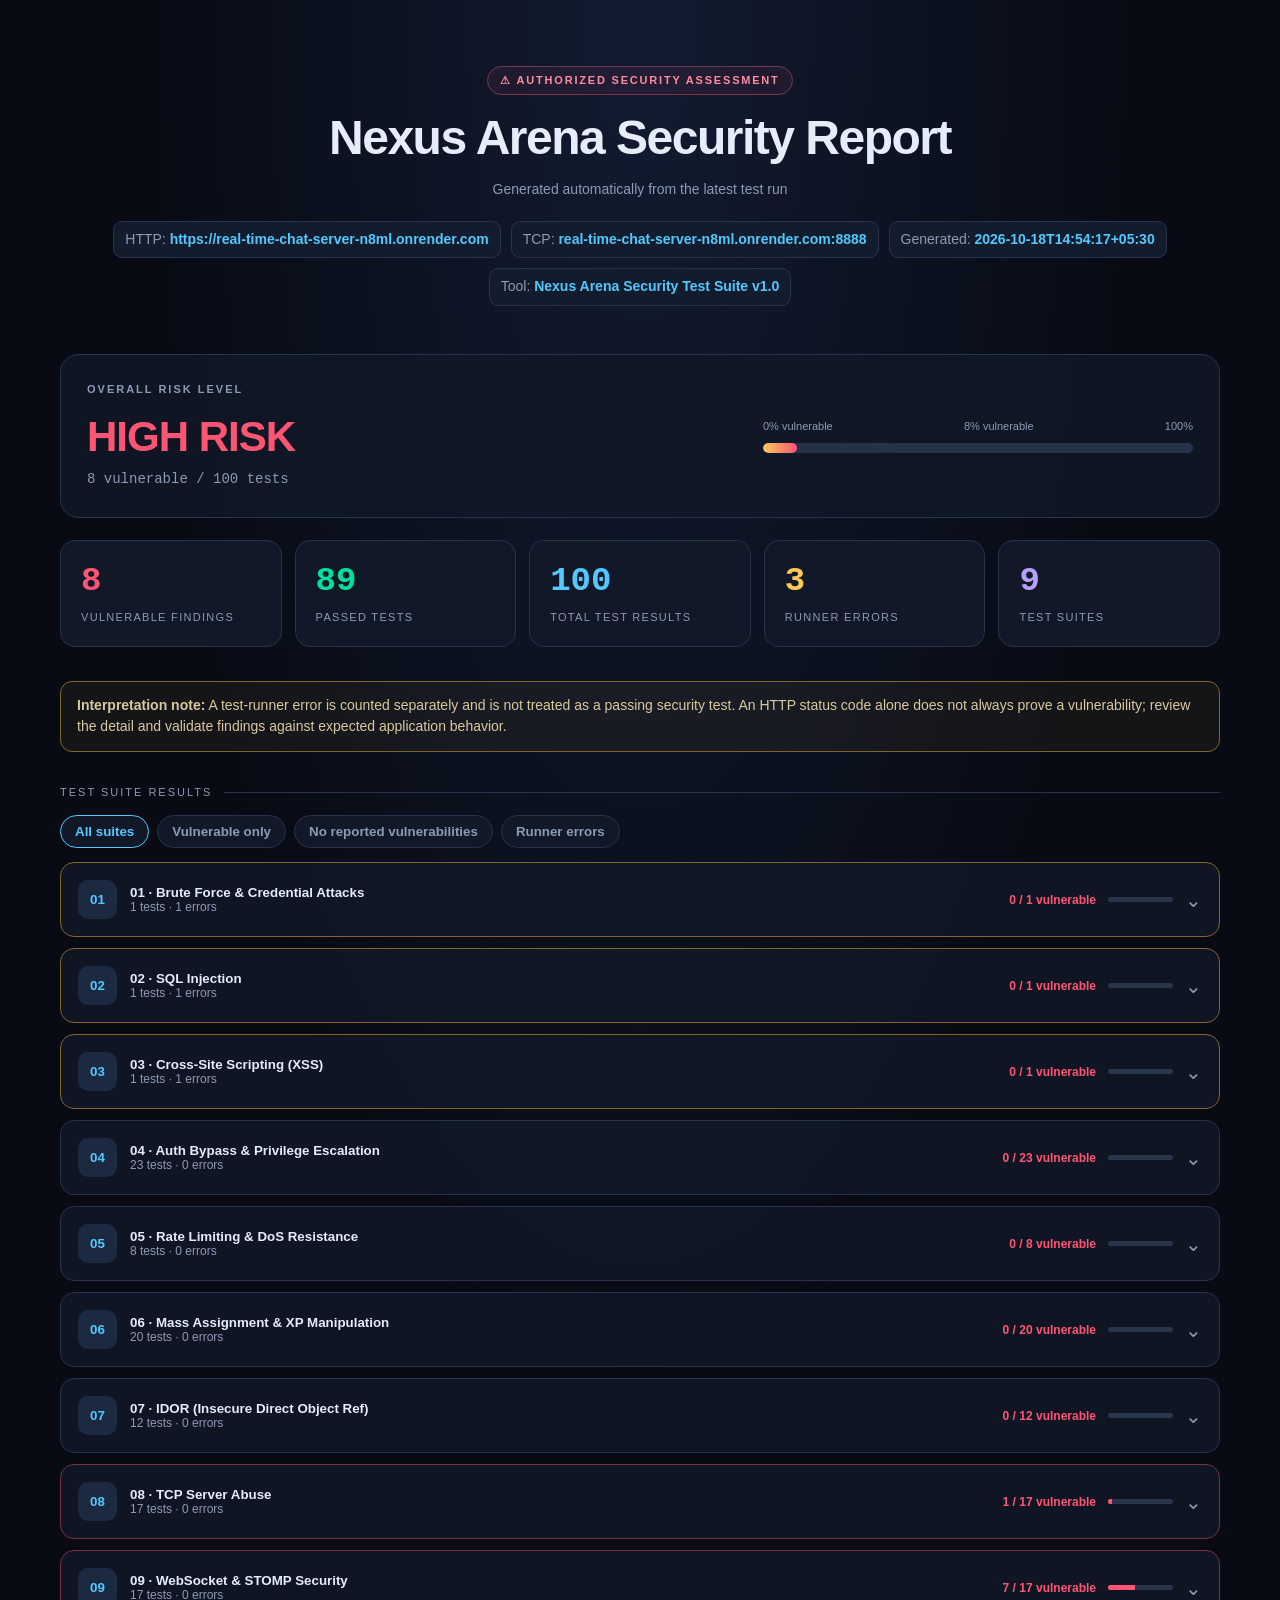
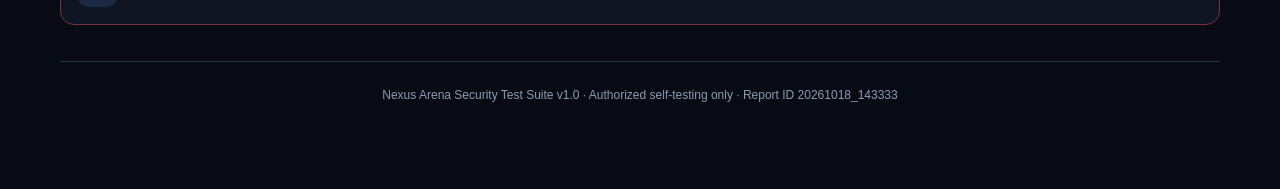
<file: security/report_20261018_143333.html>
<!DOCTYPE html>
<html lang="en">
<head>
<meta charset="UTF-8">
<meta name="viewport" content="width=device-width, initial-scale=1">
<meta name="color-scheme" content="dark">
<title>Nexus Arena Security Report — 20261018_143333</title>
<style>
:root{--bg:#080b14;--panel:#111827;--border:#26334a;--text:#e5edf8;--muted:#8b9bb4;--red:#ff5574;--green:#00dfa0;--yellow:#ffc857;--blue:#53c8ff;--purple:#b9a0ff}
*{box-sizing:border-box}
body{margin:0;background:radial-gradient(ellipse at top,#121b31 0%,var(--bg) 55%);color:var(--text);font:14px/1.55 Inter,Segoe UI,Arial,sans-serif}
main{max-width:1200px;margin:auto;padding:28px 20px 60px}
.hero{text-align:center;padding:38px 0 26px}
.kicker{display:inline-block;padding:5px 12px;border:1px solid #7b3548;border-radius:99px;color:#ff8ba1;background:#ff557411;font-size:11px;font-weight:800;letter-spacing:1.8px;text-transform:uppercase}
h1{font-size:clamp(28px,5vw,48px);line-height:1.1;margin:17px 0 10px;letter-spacing:-1.5px}
.subtitle{color:var(--muted)}
.meta{display:flex;justify-content:center;gap:10px;flex-wrap:wrap;margin-top:20px}
.meta span{background:#121c2d;border:1px solid var(--border);padding:7px 11px;border-radius:9px;color:var(--muted);overflow-wrap:anywhere}
.meta strong{color:var(--blue);font-weight:600}
.risk{display:flex;align-items:center;justify-content:space-between;gap:24px;flex-wrap:wrap;margin:22px 0;padding:26px;border:1px solid var(--border);border-radius:18px;background:#111827cc}
.risk h2{font-size:11px;color:var(--muted);letter-spacing:2px;text-transform:uppercase;margin:0 0 6px}
.risk-label{font-size:clamp(28px,4vw,42px);font-weight:900;letter-spacing:-1px}
.risk-label.high{color:var(--red)}.risk-label.medium{color:var(--yellow)}.risk-label.clean{color:var(--green)}
.risk-count{color:var(--muted);font-family:Consolas,monospace}
.gauge{flex:1;min-width:200px;max-width:430px}
.gauge-label{display:flex;justify-content:space-between;color:var(--muted);font-size:11px;margin-bottom:8px}
.track{height:10px;background:#263247;border-radius:20px;overflow:hidden}
.fill{height:100%;width:8%;background:linear-gradient(90deg,var(--yellow),var(--red));border-radius:20px}
.stats{display:grid;grid-template-columns:repeat(auto-fit,minmax(170px,1fr));gap:13px;margin:20px 0 34px}
.stat{background:var(--panel);border:1px solid var(--border);border-radius:15px;padding:20px}
.stat-num{font:800 34px/1.2 Consolas,monospace}
.stat-label{font-size:11px;color:var(--muted);letter-spacing:1.3px;text-transform:uppercase;margin-top:7px}
.red{color:var(--red)}.green{color:var(--green)}.blue{color:var(--blue)}.purple{color:var(--purple)}.yellow{color:var(--yellow)}
.section-title{display:flex;align-items:center;gap:12px;color:var(--muted);font-size:11px;letter-spacing:2px;text-transform:uppercase;margin:32px 0 14px}
.section-title:after{content:"";height:1px;flex:1;background:var(--border)}
.filters{display:flex;gap:8px;flex-wrap:wrap;margin-bottom:14px}
.filter{border:1px solid var(--border);border-radius:99px;background:#111827;color:var(--muted);padding:8px 14px;cursor:pointer;font-weight:700}
.filter.active,.filter:hover{border-color:var(--blue);color:var(--blue)}
.suite{border:1px solid var(--border);background:#111827cc;border-radius:14px;margin:11px 0;overflow:hidden}
.suite.has-vulns{border-color:#793044}.suite.has-errors{border-color:#80652c}
.suite-header{display:flex;align-items:center;gap:13px;width:100%;text-align:left;padding:17px;background:transparent;color:inherit;border:0;cursor:pointer}
.suite-header:hover{background:#ffffff05}
.suite-number{display:grid;place-items:center;width:39px;height:39px;flex-shrink:0;border-radius:10px;background:#1b2a40;color:var(--blue);font-weight:900}
.suite-heading{display:flex;flex-direction:column;flex:1;min-width:0}
.suite-name{font-weight:750;overflow-wrap:anywhere}
.suite-count{color:var(--muted);font-size:12px}
.suite-metrics{display:flex;align-items:center;gap:12px;color:var(--muted);font-size:12px;white-space:nowrap}
.suite-vuln{color:var(--red);font-weight:800}
.mini-track{width:65px;height:5px;background:#29354a;border-radius:8px;overflow:hidden}
.mini-track span{display:block;height:100%;background:var(--red)}
.chevron{font-size:20px;transition:transform .2s}
.suite.open .chevron{transform:rotate(180deg)}
.suite-body{display:none;border-top:1px solid var(--border);padding:0 16px 16px}
.suite.open .suite-body{display:block}
.table-wrap{overflow-x:auto}
table{width:100%;border-collapse:collapse;margin-top:8px;text-align:left;font-size:13px}
th{font-size:10px;text-transform:uppercase;letter-spacing:1.2px;color:var(--muted)}
th,td{padding:11px 10px;border-bottom:1px solid #26334a;vertical-align:top}
tr:last-child td{border-bottom:0}tbody tr:hover{background:#ffffff05}
.test-name{font-family:Consolas,monospace;min-width:220px;overflow-wrap:anywhere}
.detail{color:#a9b7cc;overflow-wrap:anywhere;min-width:220px;white-space:pre-wrap}
.pill{display:inline-block;padding:3px 8px;border-radius:99px;font-size:10px;font-weight:900;letter-spacing:.5px;white-space:nowrap}
.pill.vuln{color:var(--red);background:#ff55741a;border:1px solid #ff55744d}
.pill.safe{color:var(--green);background:#00dfa014;border:1px solid #00dfa044}
.pill.error{color:var(--yellow);background:#ffc85714;border:1px solid #ffc85755}
.empty{color:var(--muted);text-align:center;padding:20px}
.note{border:1px solid #80652c;background:#ffc8570d;color:#d9c99f;border-radius:12px;padding:13px 16px;margin:20px 0}
footer{border-top:1px solid var(--border);text-align:center;color:var(--muted);padding:24px 0;margin-top:36px;font-size:12px}
@media(max-width:700px){main{padding:12px 12px 40px}.suite-header{padding:12px;gap:9px}.suite-metrics{gap:5px;white-space:normal;justify-content:flex-end}.mini-track{display:none}.suite-vuln{max-width:90px;text-align:right}.risk{padding:19px}th,td{padding:9px 7px}}
@media print{body{background:white;color:#111}main{max-width:none;padding:0}.suite,.stat,.risk{background:white;border-color:#bbb;break-inside:avoid}.filters{display:none}.suite-body{display:block!important}.suite-header{color:#111}.suite-count,.subtitle,.meta span,.detail,.section-title,footer{color:#444}.risk-label,.stat-num,.suite-vuln{color:#111!important}}
</style>
</head>
<body>
<main>
  <header class="hero">
    <span class="kicker">⚠ Authorized Security Assessment</span>
    <h1>Nexus Arena Security Report</h1>
    <p class="subtitle">Generated automatically from the latest test run</p>
    <div class="meta">
      <span>HTTP: <strong>https://real-time-chat-server-n8ml.onrender.com</strong></span>
      <span>TCP: <strong>real-time-chat-server-n8ml.onrender.com:8888</strong></span>
      <span>Generated: <strong>2026-10-18T14:54:17+05:30</strong></span>
      <span>Tool: <strong>Nexus Arena Security Test Suite v1.0</strong></span>
    </div>
  </header>

  <section class="risk">
    <div>
      <h2>Overall risk level</h2>
      <div class="risk-label high">HIGH RISK</div>
      <div class="risk-count">8 vulnerable / 100 tests</div>
    </div>
    <div class="gauge">
      <div class="gauge-label"><span>0% vulnerable</span><span>8% vulnerable</span><span>100%</span></div>
      <div class="track"><div class="fill"></div></div>
    </div>
  </section>

  <section class="stats">
    <div class="stat"><div class="stat-num red">8</div><div class="stat-label">Vulnerable findings</div></div>
    <div class="stat"><div class="stat-num green">89</div><div class="stat-label">Passed tests</div></div>
    <div class="stat"><div class="stat-num blue">100</div><div class="stat-label">Total test results</div></div>
    <div class="stat"><div class="stat-num yellow">3</div><div class="stat-label">Runner errors</div></div>
    <div class="stat"><div class="stat-num purple">9</div><div class="stat-label">Test suites</div></div>
  </section>

  <div class="note"><strong>Interpretation note:</strong> A test-runner error is counted separately and is not treated as a passing security test. An HTTP status code alone does not always prove a vulnerability; review the detail and validate findings against expected application behavior.</div>

  <div class="section-title">Test suite results</div>
  <div class="filters" role="group" aria-label="Filter test suites">
    <button class="filter active" data-filter="all">All suites</button>
    <button class="filter" data-filter="vuln">Vulnerable only</button>
    <button class="filter" data-filter="safe">No reported vulnerabilities</button>
    <button class="filter" data-filter="error">Runner errors</button>
  </div>
  <div id="suites">
    
        <section class="suite has-errors" data-vuln="0"
                 data-errors="1">
          <button class="suite-header" type="button" aria-expanded="false">
            <span class="suite-number">01</span>
            <span class="suite-heading">
              <span class="suite-name">01 · Brute Force &amp; Credential Attacks</span>
              <span class="suite-count">1 tests · 1 errors</span>
            </span>
            <span class="suite-metrics">
              <span class="suite-vuln">0 / 1 vulnerable</span>
              <span class="mini-track"><span style="width:0%"></span></span>
              <span class="chevron">⌄</span>
            </span>
          </button>
          <div class="suite-body">
            <div class="table-wrap">
              <table>
                <thead><tr><th>Status</th><th>Test</th><th>Details</th></tr></thead>
                <tbody><tr class="error-row" data-status="error"><td><span class="pill error">ERROR</span></td><td class="test-name">Module load/run failed: 01_bruteforce.py</td><td class="detail">TypeError: cannot unpack non-iterable type object</td></tr></tbody>
              </table>
            </div>
          </div>
        </section>
        <section class="suite has-errors" data-vuln="0"
                 data-errors="1">
          <button class="suite-header" type="button" aria-expanded="false">
            <span class="suite-number">02</span>
            <span class="suite-heading">
              <span class="suite-name">02 · SQL Injection</span>
              <span class="suite-count">1 tests · 1 errors</span>
            </span>
            <span class="suite-metrics">
              <span class="suite-vuln">0 / 1 vulnerable</span>
              <span class="mini-track"><span style="width:0%"></span></span>
              <span class="chevron">⌄</span>
            </span>
          </button>
          <div class="suite-body">
            <div class="table-wrap">
              <table>
                <thead><tr><th>Status</th><th>Test</th><th>Details</th></tr></thead>
                <tbody><tr class="error-row" data-status="error"><td><span class="pill error">ERROR</span></td><td class="test-name">Module load/run failed: 02_sqli.py</td><td class="detail">ConnectionError: HTTPConnectionPool(host=&#x27;localhost&#x27;, port=8090): Max retries exceeded with url: /api/auth/register (Caused by NewConnectionError(&quot;HTTPConnection(host=&#x27;localhost&#x27;, port=8090): Failed to establish a new connection: [WinError 10061] No connection could be made because the target machine actively refused it&quot;))</td></tr></tbody>
              </table>
            </div>
          </div>
        </section>
        <section class="suite has-errors" data-vuln="0"
                 data-errors="1">
          <button class="suite-header" type="button" aria-expanded="false">
            <span class="suite-number">03</span>
            <span class="suite-heading">
              <span class="suite-name">03 · Cross-Site Scripting (XSS)</span>
              <span class="suite-count">1 tests · 1 errors</span>
            </span>
            <span class="suite-metrics">
              <span class="suite-vuln">0 / 1 vulnerable</span>
              <span class="mini-track"><span style="width:0%"></span></span>
              <span class="chevron">⌄</span>
            </span>
          </button>
          <div class="suite-body">
            <div class="table-wrap">
              <table>
                <thead><tr><th>Status</th><th>Test</th><th>Details</th></tr></thead>
                <tbody><tr class="error-row" data-status="error"><td><span class="pill error">ERROR</span></td><td class="test-name">Module load/run failed: 03_xss.py</td><td class="detail">ConnectionError: HTTPConnectionPool(host=&#x27;localhost&#x27;, port=8090): Max retries exceeded with url: /api/stories (Caused by NewConnectionError(&quot;HTTPConnection(host=&#x27;localhost&#x27;, port=8090): Failed to establish a new connection: [WinError 10061] No connection could be made because the target machine actively refused it&quot;))</td></tr></tbody>
              </table>
            </div>
          </div>
        </section>
        <section class="suite all-safe" data-vuln="0"
                 data-errors="0">
          <button class="suite-header" type="button" aria-expanded="false">
            <span class="suite-number">04</span>
            <span class="suite-heading">
              <span class="suite-name">04 · Auth Bypass &amp; Privilege Escalation</span>
              <span class="suite-count">23 tests · 0 errors</span>
            </span>
            <span class="suite-metrics">
              <span class="suite-vuln">0 / 23 vulnerable</span>
              <span class="mini-track"><span style="width:0%"></span></span>
              <span class="chevron">⌄</span>
            </span>
          </button>
          <div class="suite-body">
            <div class="table-wrap">
              <table>
                <thead><tr><th>Status</th><th>Test</th><th>Details</th></tr></thead>
                <tbody><tr class="" data-status="safe"><td><span class="pill safe">PASS</span></td><td class="test-name">H2 console at /h2-console</td><td class="detail">Connection error: HTTPConnectionPool(host=&#x27;localhost&#x27;, port=8090): Max retries exceeded with url: /h2-console (Caused by NewConnectionError(&quot;HTTPConnection(host=&#x27;localhost&#x27;, port=8090): Failed to establish a new connection: [WinError 10061] No connection could be made because the target machine actively refused it&quot;))</td></tr><tr class="" data-status="safe"><td><span class="pill safe">PASS</span></td><td class="test-name">H2 console at /h2-console/</td><td class="detail">Connection error: HTTPConnectionPool(host=&#x27;localhost&#x27;, port=8090): Max retries exceeded with url: /h2-console/ (Caused by NewConnectionError(&quot;HTTPConnection(host=&#x27;localhost&#x27;, port=8090): Failed to establish a new connection: [WinError 10061] No connection could be made because the target machine actively refused it&quot;))</td></tr><tr class="" data-status="safe"><td><span class="pill safe">PASS</span></td><td class="test-name">H2 console at /h2-console/login.jsp</td><td class="detail">Connection error: HTTPConnectionPool(host=&#x27;localhost&#x27;, port=8090): Max retries exceeded with url: /h2-console/login.jsp (Caused by NewConnectionError(&quot;HTTPConnection(host=&#x27;localhost&#x27;, port=8090): Failed to establish a new connection: [WinError 10061] No connection could be made because the target machine actively refused it&quot;))</td></tr><tr class="" data-status="safe"><td><span class="pill safe">PASS</span></td><td class="test-name">H2 console at /console</td><td class="detail">Connection error: HTTPConnectionPool(host=&#x27;localhost&#x27;, port=8090): Max retries exceeded with url: /console (Caused by NewConnectionError(&quot;HTTPConnection(host=&#x27;localhost&#x27;, port=8090): Failed to establish a new connection: [WinError 10061] No connection could be made because the target machine actively refused it&quot;))</td></tr><tr class="" data-status="safe"><td><span class="pill safe">PASS</span></td><td class="test-name">H2 console at /actuator/h2-console</td><td class="detail">Connection error: HTTPConnectionPool(host=&#x27;localhost&#x27;, port=8090): Max retries exceeded with url: /actuator/h2-console (Caused by NewConnectionError(&quot;HTTPConnection(host=&#x27;localhost&#x27;, port=8090): Failed to establish a new connection: [WinError 10061] No connection could be made because the target machine actively refused it&quot;))</td></tr><tr class="" data-status="safe"><td><span class="pill safe">PASS</span></td><td class="test-name">GET /api/leaderboard</td><td class="detail">Error: HTTPConnectionPool(host=&#x27;localhost&#x27;, port=8090): Max retries exceeded with url: /api/leaderboard (Caused by NewConnectionError(&quot;HTTPConnection(host=&#x27;localhost&#x27;, port=8090): Failed to establish a new connection: [WinError 10061] No connection could be made because the target machine actively refused it&quot;))</td></tr><tr class="" data-status="safe"><td><span class="pill safe">PASS</span></td><td class="test-name">GET /api/chat/history/public</td><td class="detail">Error: HTTPConnectionPool(host=&#x27;localhost&#x27;, port=8090): Max retries exceeded with url: /api/chat/history/public (Caused by NewConnectionError(&quot;HTTPConnection(host=&#x27;localhost&#x27;, port=8090): Failed to establish a new connection: [WinError 10061] No connection could be made because the target machine actively refused it&quot;))</td></tr><tr class="" data-status="safe"><td><span class="pill safe">PASS</span></td><td class="test-name">GET /api/stories</td><td class="detail">Error: HTTPConnectionPool(host=&#x27;localhost&#x27;, port=8090): Max retries exceeded with url: /api/stories (Caused by NewConnectionError(&quot;HTTPConnection(host=&#x27;localhost&#x27;, port=8090): Failed to establish a new connection: [WinError 10061] No connection could be made because the target machine actively refused it&quot;))</td></tr><tr class="" data-status="safe"><td><span class="pill safe">PASS</span></td><td class="test-name">POST /api/leaderboard/bonus</td><td class="detail">Error: HTTPConnectionPool(host=&#x27;localhost&#x27;, port=8090): Max retries exceeded with url: /api/leaderboard/bonus (Caused by NewConnectionError(&quot;HTTPConnection(host=&#x27;localhost&#x27;, port=8090): Failed to establish a new connection: [WinError 10061] No connection could be made because the target machine actively refused it&quot;))</td></tr><tr class="" data-status="safe"><td><span class="pill safe">PASS</span></td><td class="test-name">POST /api/chat/send</td><td class="detail">Error: HTTPConnectionPool(host=&#x27;localhost&#x27;, port=8090): Max retries exceeded with url: /api/chat/send (Caused by NewConnectionError(&quot;HTTPConnection(host=&#x27;localhost&#x27;, port=8090): Failed to establish a new connection: [WinError 10061] No connection could be made because the target machine actively refused it&quot;))</td></tr><tr class="" data-status="safe"><td><span class="pill safe">PASS</span></td><td class="test-name">Guest login setup</td><td class="detail">Could not create guest - skipping</td></tr><tr class="" data-status="safe"><td><span class="pill safe">PASS</span></td><td class="test-name">Sender spoofing REST</td><td class="detail">HTTPConnectionPool(host=&#x27;localhost&#x27;, port=8090): Max retries exceeded with url: /api/chat/send (Caused by NewConnectionError(&quot;HTTPConnection(host=&#x27;localhost&#x27;, port=8090): Failed to establish a new connection: [WinError 10061] No connection could be made because the target machine actively refused it&quot;))</td></tr><tr class="" data-status="safe"><td><span class="pill safe">PASS</span></td><td class="test-name">Register mass assign</td><td class="detail">HTTPConnectionPool(host=&#x27;localhost&#x27;, port=8090): Max retries exceeded with url: /api/auth/register (Caused by NewConnectionError(&quot;HTTPConnection(host=&#x27;localhost&#x27;, port=8090): Failed to establish a new connection: [WinError 10061] No connection could be made because the target machine actively refused it&quot;))</td></tr><tr class="" data-status="safe"><td><span class="pill safe">PASS</span></td><td class="test-name">Register mass assign</td><td class="detail">HTTPConnectionPool(host=&#x27;localhost&#x27;, port=8090): Max retries exceeded with url: /api/auth/register (Caused by NewConnectionError(&quot;HTTPConnection(host=&#x27;localhost&#x27;, port=8090): Failed to establish a new connection: [WinError 10061] No connection could be made because the target machine actively refused it&quot;))</td></tr><tr class="" data-status="safe"><td><span class="pill safe">PASS</span></td><td class="test-name">Register mass assign</td><td class="detail">HTTPConnectionPool(host=&#x27;localhost&#x27;, port=8090): Max retries exceeded with url: /api/auth/register (Caused by NewConnectionError(&quot;HTTPConnection(host=&#x27;localhost&#x27;, port=8090): Failed to establish a new connection: [WinError 10061] No connection could be made because the target machine actively refused it&quot;))</td></tr><tr class="" data-status="safe"><td><span class="pill safe">PASS</span></td><td class="test-name">Register mass assign</td><td class="detail">HTTPConnectionPool(host=&#x27;localhost&#x27;, port=8090): Max retries exceeded with url: /api/auth/register (Caused by NewConnectionError(&quot;HTTPConnection(host=&#x27;localhost&#x27;, port=8090): Failed to establish a new connection: [WinError 10061] No connection could be made because the target machine actively refused it&quot;))</td></tr><tr class="" data-status="safe"><td><span class="pill safe">PASS</span></td><td class="test-name">Forged token /api/leaderboard/bonus</td><td class="detail">HTTPConnectionPool(host=&#x27;localhost&#x27;, port=8090): Max retries exceeded with url: /api/leaderboard/bonus (Caused by NewConnectionError(&quot;HTTPConnection(host=&#x27;localhost&#x27;, port=8090): Failed to establish a new connection: [WinError 10061] No connection could be made because the target machine actively refused it&quot;))</td></tr><tr class="" data-status="safe"><td><span class="pill safe">PASS</span></td><td class="test-name">Forged token /api/stories</td><td class="detail">HTTPConnectionPool(host=&#x27;localhost&#x27;, port=8090): Max retries exceeded with url: /api/stories (Caused by NewConnectionError(&quot;HTTPConnection(host=&#x27;localhost&#x27;, port=8090): Failed to establish a new connection: [WinError 10061] No connection could be made because the target machine actively refused it&quot;))</td></tr><tr class="" data-status="safe"><td><span class="pill safe">PASS</span></td><td class="test-name">Forged token /api/chat/history/public</td><td class="detail">HTTPConnectionPool(host=&#x27;localhost&#x27;, port=8090): Max retries exceeded with url: /api/chat/history/public (Caused by NewConnectionError(&quot;HTTPConnection(host=&#x27;localhost&#x27;, port=8090): Failed to establish a new connection: [WinError 10061] No connection could be made because the target machine actively refused it&quot;))</td></tr><tr class="" data-status="safe"><td><span class="pill safe">PASS</span></td><td class="test-name">Account takeover /api/auth/change-password</td><td class="detail">HTTPConnectionPool(host=&#x27;localhost&#x27;, port=8090): Max retries exceeded with url: /api/auth/change-password (Caused by NewConnectionError(&quot;HTTPConnection(host=&#x27;localhost&#x27;, port=8090): Failed to establish a new connection: [WinError 10061] No connection could be made because the target machine actively refused it&quot;))</td></tr><tr class="" data-status="safe"><td><span class="pill safe">PASS</span></td><td class="test-name">Account takeover /api/auth/update</td><td class="detail">HTTPConnectionPool(host=&#x27;localhost&#x27;, port=8090): Max retries exceeded with url: /api/auth/update (Caused by NewConnectionError(&quot;HTTPConnection(host=&#x27;localhost&#x27;, port=8090): Failed to establish a new connection: [WinError 10061] No connection could be made because the target machine actively refused it&quot;))</td></tr><tr class="" data-status="safe"><td><span class="pill safe">PASS</span></td><td class="test-name">Account takeover /api/user/update</td><td class="detail">HTTPConnectionPool(host=&#x27;localhost&#x27;, port=8090): Max retries exceeded with url: /api/user/update (Caused by NewConnectionError(&quot;HTTPConnection(host=&#x27;localhost&#x27;, port=8090): Failed to establish a new connection: [WinError 10061] No connection could be made because the target machine actively refused it&quot;))</td></tr><tr class="" data-status="safe"><td><span class="pill safe">PASS</span></td><td class="test-name">Account takeover /api/profile/update</td><td class="detail">HTTPConnectionPool(host=&#x27;localhost&#x27;, port=8090): Max retries exceeded with url: /api/profile/update (Caused by NewConnectionError(&quot;HTTPConnection(host=&#x27;localhost&#x27;, port=8090): Failed to establish a new connection: [WinError 10061] No connection could be made because the target machine actively refused it&quot;))</td></tr></tbody>
              </table>
            </div>
          </div>
        </section>
        <section class="suite all-safe" data-vuln="0"
                 data-errors="0">
          <button class="suite-header" type="button" aria-expanded="false">
            <span class="suite-number">05</span>
            <span class="suite-heading">
              <span class="suite-name">05 · Rate Limiting &amp; DoS Resistance</span>
              <span class="suite-count">8 tests · 0 errors</span>
            </span>
            <span class="suite-metrics">
              <span class="suite-vuln">0 / 8 vulnerable</span>
              <span class="mini-track"><span style="width:0%"></span></span>
              <span class="chevron">⌄</span>
            </span>
          </button>
          <div class="suite-body">
            <div class="table-wrap">
              <table>
                <thead><tr><th>Status</th><th>Test</th><th>Details</th></tr></thead>
                <tbody><tr class="" data-status="safe"><td><span class="pill safe">PASS</span></td><td class="test-name">Login flood: 50 concurrent requests</td><td class="detail">OK/401=0  429=0  err=50  time=4.19s</td></tr><tr class="" data-status="safe"><td><span class="pill safe">PASS</span></td><td class="test-name">Register flood: 30 concurrent registrations</td><td class="detail">Created=0  Blocked(429)=0  time=4.14s</td></tr><tr class="" data-status="safe"><td><span class="pill safe">PASS</span></td><td class="test-name">Chat flood: 40 concurrent messages</td><td class="detail">Accepted=0/40  time=4.15s</td></tr><tr class="" data-status="safe"><td><span class="pill safe">PASS</span></td><td class="test-name">Story flood: 20 stories created</td><td class="detail">Accepted=0/20</td></tr><tr class="" data-status="safe"><td><span class="pill safe">PASS</span></td><td class="test-name">Oversized payload (100KB)</td><td class="detail">Rejected/error: HTTPConnectionPool(host=&#x27;localhost&#x27;, port=8090): Max retries exceeded with url: /api/chat/send (Caused by NewConnectionError(&quot;HTTPConnection(host=&#x27;localhost&#x27;, port=8090): Failed to establish a new connection: [WinError 10061] No connection could be made because the target machine actively refused it&quot;))</td></tr><tr class="" data-status="safe"><td><span class="pill safe">PASS</span></td><td class="test-name">Oversized payload (500KB)</td><td class="detail">Rejected/error: HTTPConnectionPool(host=&#x27;localhost&#x27;, port=8090): Max retries exceeded with url: /api/chat/send (Caused by NewConnectionError(&quot;HTTPConnection(host=&#x27;localhost&#x27;, port=8090): Failed to establish a new connection: [WinError 10061] No connection could be made because the target machine actively refused it&quot;))</td></tr><tr class="" data-status="safe"><td><span class="pill safe">PASS</span></td><td class="test-name">Oversized payload (1000KB)</td><td class="detail">Rejected/error: HTTPConnectionPool(host=&#x27;localhost&#x27;, port=8090): Max retries exceeded with url: /api/chat/send (Caused by NewConnectionError(&quot;HTTPConnection(host=&#x27;localhost&#x27;, port=8090): Failed to establish a new connection: [WinError 10061] No connection could be made because the target machine actively refused it&quot;))</td></tr><tr class="" data-status="safe"><td><span class="pill safe">PASS</span></td><td class="test-name">Connection exhaustion: opened 0 slow connections</td><td class="detail">Server accepted 0 incomplete HTTP requests</td></tr></tbody>
              </table>
            </div>
          </div>
        </section>
        <section class="suite all-safe" data-vuln="0"
                 data-errors="0">
          <button class="suite-header" type="button" aria-expanded="false">
            <span class="suite-number">06</span>
            <span class="suite-heading">
              <span class="suite-name">06 · Mass Assignment &amp; XP Manipulation</span>
              <span class="suite-count">20 tests · 0 errors</span>
            </span>
            <span class="suite-metrics">
              <span class="suite-vuln">0 / 20 vulnerable</span>
              <span class="mini-track"><span style="width:0%"></span></span>
              <span class="chevron">⌄</span>
            </span>
          </button>
          <div class="suite-body">
            <div class="table-wrap">
              <table>
                <thead><tr><th>Status</th><th>Test</th><th>Details</th></tr></thead>
                <tbody><tr class="" data-status="safe"><td><span class="pill safe">PASS</span></td><td class="test-name">XP inflation points=999999</td><td class="detail">HTTPConnectionPool(host=&#x27;localhost&#x27;, port=8090): Max retries exceeded with url: /api/leaderboard/bonus (Caused by NewConnectionError(&quot;HTTPConnection(host=&#x27;localhost&#x27;, port=8090): Failed to establish a new connection: [WinError 10061] No connection could be made because the target machine actively refused it&quot;))</td></tr><tr class="" data-status="safe"><td><span class="pill safe">PASS</span></td><td class="test-name">XP inflation points=-999999</td><td class="detail">HTTPConnectionPool(host=&#x27;localhost&#x27;, port=8090): Max retries exceeded with url: /api/leaderboard/bonus (Caused by NewConnectionError(&quot;HTTPConnection(host=&#x27;localhost&#x27;, port=8090): Failed to establish a new connection: [WinError 10061] No connection could be made because the target machine actively refused it&quot;))</td></tr><tr class="" data-status="safe"><td><span class="pill safe">PASS</span></td><td class="test-name">XP inflation points=0</td><td class="detail">HTTPConnectionPool(host=&#x27;localhost&#x27;, port=8090): Max retries exceeded with url: /api/leaderboard/bonus (Caused by NewConnectionError(&quot;HTTPConnection(host=&#x27;localhost&#x27;, port=8090): Failed to establish a new connection: [WinError 10061] No connection could be made because the target machine actively refused it&quot;))</td></tr><tr class="" data-status="safe"><td><span class="pill safe">PASS</span></td><td class="test-name">XP inflation points=9999999999</td><td class="detail">HTTPConnectionPool(host=&#x27;localhost&#x27;, port=8090): Max retries exceeded with url: /api/leaderboard/bonus (Caused by NewConnectionError(&quot;HTTPConnection(host=&#x27;localhost&#x27;, port=8090): Failed to establish a new connection: [WinError 10061] No connection could be made because the target machine actively refused it&quot;))</td></tr><tr class="" data-status="safe"><td><span class="pill safe">PASS</span></td><td class="test-name">XP inflation points=2147483647</td><td class="detail">HTTPConnectionPool(host=&#x27;localhost&#x27;, port=8090): Max retries exceeded with url: /api/leaderboard/bonus (Caused by NewConnectionError(&quot;HTTPConnection(host=&#x27;localhost&#x27;, port=8090): Failed to establish a new connection: [WinError 10061] No connection could be made because the target machine actively refused it&quot;))</td></tr><tr class="" data-status="safe"><td><span class="pill safe">PASS</span></td><td class="test-name">XP inflation points=2147483648</td><td class="detail">HTTPConnectionPool(host=&#x27;localhost&#x27;, port=8090): Max retries exceeded with url: /api/leaderboard/bonus (Caused by NewConnectionError(&quot;HTTPConnection(host=&#x27;localhost&#x27;, port=8090): Failed to establish a new connection: [WinError 10061] No connection could be made because the target machine actively refused it&quot;))</td></tr><tr class="" data-status="safe"><td><span class="pill safe">PASS</span></td><td class="test-name">XP inflation points=1.5</td><td class="detail">HTTPConnectionPool(host=&#x27;localhost&#x27;, port=8090): Max retries exceeded with url: /api/leaderboard/bonus (Caused by NewConnectionError(&quot;HTTPConnection(host=&#x27;localhost&#x27;, port=8090): Failed to establish a new connection: [WinError 10061] No connection could be made because the target machine actively refused it&quot;))</td></tr><tr class="" data-status="safe"><td><span class="pill safe">PASS</span></td><td class="test-name">Register privilege injection</td><td class="detail">HTTPConnectionPool(host=&#x27;localhost&#x27;, port=8090): Max retries exceeded with url: /api/auth/register (Caused by NewConnectionError(&quot;HTTPConnection(host=&#x27;localhost&#x27;, port=8090): Failed to establish a new connection: [WinError 10061] No connection could be made because the target machine actively refused it&quot;))</td></tr><tr class="" data-status="safe"><td><span class="pill safe">PASS</span></td><td class="test-name">Register privilege injection</td><td class="detail">HTTPConnectionPool(host=&#x27;localhost&#x27;, port=8090): Max retries exceeded with url: /api/auth/register (Caused by NewConnectionError(&quot;HTTPConnection(host=&#x27;localhost&#x27;, port=8090): Failed to establish a new connection: [WinError 10061] No connection could be made because the target machine actively refused it&quot;))</td></tr><tr class="" data-status="safe"><td><span class="pill safe">PASS</span></td><td class="test-name">Register privilege injection</td><td class="detail">HTTPConnectionPool(host=&#x27;localhost&#x27;, port=8090): Max retries exceeded with url: /api/auth/register (Caused by NewConnectionError(&quot;HTTPConnection(host=&#x27;localhost&#x27;, port=8090): Failed to establish a new connection: [WinError 10061] No connection could be made because the target machine actively refused it&quot;))</td></tr><tr class="" data-status="safe"><td><span class="pill safe">PASS</span></td><td class="test-name">Register privilege injection</td><td class="detail">HTTPConnectionPool(host=&#x27;localhost&#x27;, port=8090): Max retries exceeded with url: /api/auth/register (Caused by NewConnectionError(&quot;HTTPConnection(host=&#x27;localhost&#x27;, port=8090): Failed to establish a new connection: [WinError 10061] No connection could be made because the target machine actively refused it&quot;))</td></tr><tr class="" data-status="safe"><td><span class="pill safe">PASS</span></td><td class="test-name">Score update /api/user/update</td><td class="detail">HTTPConnectionPool(host=&#x27;localhost&#x27;, port=8090): Max retries exceeded with url: /api/user/update (Caused by NewConnectionError(&quot;HTTPConnection(host=&#x27;localhost&#x27;, port=8090): Failed to establish a new connection: [WinError 10061] No connection could be made because the target machine actively refused it&quot;))</td></tr><tr class="" data-status="safe"><td><span class="pill safe">PASS</span></td><td class="test-name">Score update /api/leaderboard/update</td><td class="detail">HTTPConnectionPool(host=&#x27;localhost&#x27;, port=8090): Max retries exceeded with url: /api/leaderboard/update (Caused by NewConnectionError(&quot;HTTPConnection(host=&#x27;localhost&#x27;, port=8090): Failed to establish a new connection: [WinError 10061] No connection could be made because the target machine actively refused it&quot;))</td></tr><tr class="" data-status="safe"><td><span class="pill safe">PASS</span></td><td class="test-name">Score update /api/profile/score</td><td class="detail">HTTPConnectionPool(host=&#x27;localhost&#x27;, port=8090): Max retries exceeded with url: /api/profile/score (Caused by NewConnectionError(&quot;HTTPConnection(host=&#x27;localhost&#x27;, port=8090): Failed to establish a new connection: [WinError 10061] No connection could be made because the target machine actively refused it&quot;))</td></tr><tr class="" data-status="safe"><td><span class="pill safe">PASS</span></td><td class="test-name">PUT score update /api/user/TestUser123</td><td class="detail">HTTPConnectionPool(host=&#x27;localhost&#x27;, port=8090): Max retries exceeded with url: /api/user/TestUser123 (Caused by NewConnectionError(&quot;HTTPConnection(host=&#x27;localhost&#x27;, port=8090): Failed to establish a new connection: [WinError 10061] No connection could be made because the target machine actively refused it&quot;))</td></tr><tr class="" data-status="safe"><td><span class="pill safe">PASS</span></td><td class="test-name">PUT score update /api/leaderboard/TestUser123</td><td class="detail">HTTPConnectionPool(host=&#x27;localhost&#x27;, port=8090): Max retries exceeded with url: /api/leaderboard/TestUser123 (Caused by NewConnectionError(&quot;HTTPConnection(host=&#x27;localhost&#x27;, port=8090): Failed to establish a new connection: [WinError 10061] No connection could be made because the target machine actively refused it&quot;))</td></tr><tr class="" data-status="safe"><td><span class="pill safe">PASS</span></td><td class="test-name">Story metadata injection</td><td class="detail">HTTPConnectionPool(host=&#x27;localhost&#x27;, port=8090): Max retries exceeded with url: /api/stories (Caused by NewConnectionError(&quot;HTTPConnection(host=&#x27;localhost&#x27;, port=8090): Failed to establish a new connection: [WinError 10061] No connection could be made because the target machine actively refused it&quot;))</td></tr><tr class="" data-status="safe"><td><span class="pill safe">PASS</span></td><td class="test-name">Story metadata injection</td><td class="detail">HTTPConnectionPool(host=&#x27;localhost&#x27;, port=8090): Max retries exceeded with url: /api/stories (Caused by NewConnectionError(&quot;HTTPConnection(host=&#x27;localhost&#x27;, port=8090): Failed to establish a new connection: [WinError 10061] No connection could be made because the target machine actively refused it&quot;))</td></tr><tr class="" data-status="safe"><td><span class="pill safe">PASS</span></td><td class="test-name">Story metadata injection</td><td class="detail">HTTPConnectionPool(host=&#x27;localhost&#x27;, port=8090): Max retries exceeded with url: /api/stories (Caused by NewConnectionError(&quot;HTTPConnection(host=&#x27;localhost&#x27;, port=8090): Failed to establish a new connection: [WinError 10061] No connection could be made because the target machine actively refused it&quot;))</td></tr><tr class="" data-status="safe"><td><span class="pill safe">PASS</span></td><td class="test-name">XP overflow check</td><td class="detail">HTTPConnectionPool(host=&#x27;localhost&#x27;, port=8090): Max retries exceeded with url: /api/leaderboard (Caused by NewConnectionError(&quot;HTTPConnection(host=&#x27;localhost&#x27;, port=8090): Failed to establish a new connection: [WinError 10061] No connection could be made because the target machine actively refused it&quot;))</td></tr></tbody>
              </table>
            </div>
          </div>
        </section>
        <section class="suite all-safe" data-vuln="0"
                 data-errors="0">
          <button class="suite-header" type="button" aria-expanded="false">
            <span class="suite-number">07</span>
            <span class="suite-heading">
              <span class="suite-name">07 · IDOR (Insecure Direct Object Ref)</span>
              <span class="suite-count">12 tests · 0 errors</span>
            </span>
            <span class="suite-metrics">
              <span class="suite-vuln">0 / 12 vulnerable</span>
              <span class="mini-track"><span style="width:0%"></span></span>
              <span class="chevron">⌄</span>
            </span>
          </button>
          <div class="suite-body">
            <div class="table-wrap">
              <table>
                <thead><tr><th>Status</th><th>Test</th><th>Details</th></tr></thead>
                <tbody><tr class="" data-status="safe"><td><span class="pill safe">PASS</span></td><td class="test-name">Story creation for IDOR test</td><td class="detail">HTTPConnectionPool(host=&#x27;localhost&#x27;, port=8090): Max retries exceeded with url: /api/stories (Caused by NewConnectionError(&quot;HTTPConnection(host=&#x27;localhost&#x27;, port=8090): Failed to establish a new connection: [WinError 10061] No connection could be made because the target machine actively refused it&quot;))</td></tr><tr class="" data-status="safe"><td><span class="pill safe">PASS</span></td><td class="test-name">Story view IDOR</td><td class="detail">No stories available to test</td></tr><tr class="" data-status="safe"><td><span class="pill safe">PASS</span></td><td class="test-name">DELETE /api/stories/1</td><td class="detail">HTTPConnectionPool(host=&#x27;localhost&#x27;, port=8090): Max retries exceeded with url: /api/stories/1 (Caused by NewConnectionError(&quot;HTTPConnection(host=&#x27;localhost&#x27;, port=8090): Failed to establish a new connection: [WinError 10061] No connection could be made because the target machine actively refused it&quot;))</td></tr><tr class="" data-status="safe"><td><span class="pill safe">PASS</span></td><td class="test-name">DELETE /api/stories/1/delete</td><td class="detail">HTTPConnectionPool(host=&#x27;localhost&#x27;, port=8090): Max retries exceeded with url: /api/stories/1/delete (Caused by NewConnectionError(&quot;HTTPConnection(host=&#x27;localhost&#x27;, port=8090): Failed to establish a new connection: [WinError 10061] No connection could be made because the target machine actively refused it&quot;))</td></tr><tr class="" data-status="safe"><td><span class="pill safe">PASS</span></td><td class="test-name">GET /api/leaderboard/user/1</td><td class="detail">HTTPConnectionPool(host=&#x27;localhost&#x27;, port=8090): Max retries exceeded with url: /api/leaderboard/user/1 (Caused by NewConnectionError(&quot;HTTPConnection(host=&#x27;localhost&#x27;, port=8090): Failed to establish a new connection: [WinError 10061] No connection could be made because the target machine actively refused it&quot;))</td></tr><tr class="" data-status="safe"><td><span class="pill safe">PASS</span></td><td class="test-name">GET /api/user/1</td><td class="detail">HTTPConnectionPool(host=&#x27;localhost&#x27;, port=8090): Max retries exceeded with url: /api/user/1 (Caused by NewConnectionError(&quot;HTTPConnection(host=&#x27;localhost&#x27;, port=8090): Failed to establish a new connection: [WinError 10061] No connection could be made because the target machine actively refused it&quot;))</td></tr><tr class="" data-status="safe"><td><span class="pill safe">PASS</span></td><td class="test-name">GET /api/user/TestUser123</td><td class="detail">HTTPConnectionPool(host=&#x27;localhost&#x27;, port=8090): Max retries exceeded with url: /api/user/TestUser123 (Caused by NewConnectionError(&quot;HTTPConnection(host=&#x27;localhost&#x27;, port=8090): Failed to establish a new connection: [WinError 10061] No connection could be made because the target machine actively refused it&quot;))</td></tr><tr class="" data-status="safe"><td><span class="pill safe">PASS</span></td><td class="test-name">GET /api/leaderboard/user/TestUser123</td><td class="detail">HTTPConnectionPool(host=&#x27;localhost&#x27;, port=8090): Max retries exceeded with url: /api/leaderboard/user/TestUser123 (Caused by NewConnectionError(&quot;HTTPConnection(host=&#x27;localhost&#x27;, port=8090): Failed to establish a new connection: [WinError 10061] No connection could be made because the target machine actively refused it&quot;))</td></tr><tr class="" data-status="safe"><td><span class="pill safe">PASS</span></td><td class="test-name">GET /api/messages/private/TestUser123</td><td class="detail">HTTPConnectionPool(host=&#x27;localhost&#x27;, port=8090): Max retries exceeded with url: /api/messages/private/TestUser123 (Caused by NewConnectionError(&quot;HTTPConnection(host=&#x27;localhost&#x27;, port=8090): Failed to establish a new connection: [WinError 10061] No connection could be made because the target machine actively refused it&quot;))</td></tr><tr class="" data-status="safe"><td><span class="pill safe">PASS</span></td><td class="test-name">GET /api/chat/private/TestUser123</td><td class="detail">HTTPConnectionPool(host=&#x27;localhost&#x27;, port=8090): Max retries exceeded with url: /api/chat/private/TestUser123 (Caused by NewConnectionError(&quot;HTTPConnection(host=&#x27;localhost&#x27;, port=8090): Failed to establish a new connection: [WinError 10061] No connection could be made because the target machine actively refused it&quot;))</td></tr><tr class="" data-status="safe"><td><span class="pill safe">PASS</span></td><td class="test-name">GET /api/messages/1</td><td class="detail">HTTPConnectionPool(host=&#x27;localhost&#x27;, port=8090): Max retries exceeded with url: /api/messages/1 (Caused by NewConnectionError(&quot;HTTPConnection(host=&#x27;localhost&#x27;, port=8090): Failed to establish a new connection: [WinError 10061] No connection could be made because the target machine actively refused it&quot;))</td></tr><tr class="" data-status="safe"><td><span class="pill safe">PASS</span></td><td class="test-name">GET /api/chat/dm/TestUser123</td><td class="detail">HTTPConnectionPool(host=&#x27;localhost&#x27;, port=8090): Max retries exceeded with url: /api/chat/dm/TestUser123 (Caused by NewConnectionError(&quot;HTTPConnection(host=&#x27;localhost&#x27;, port=8090): Failed to establish a new connection: [WinError 10061] No connection could be made because the target machine actively refused it&quot;))</td></tr></tbody>
              </table>
            </div>
          </div>
        </section>
        <section class="suite has-vulns" data-vuln="1"
                 data-errors="0">
          <button class="suite-header" type="button" aria-expanded="false">
            <span class="suite-number">08</span>
            <span class="suite-heading">
              <span class="suite-name">08 · TCP Server Abuse</span>
              <span class="suite-count">17 tests · 0 errors</span>
            </span>
            <span class="suite-metrics">
              <span class="suite-vuln">1 / 17 vulnerable</span>
              <span class="mini-track"><span style="width:6%"></span></span>
              <span class="chevron">⌄</span>
            </span>
          </button>
          <div class="suite-body">
            <div class="table-wrap">
              <table>
                <thead><tr><th>Status</th><th>Test</th><th>Details</th></tr></thead>
                <tbody><tr class="" data-status="safe"><td><span class="pill safe">PASS</span></td><td class="test-name">TCP flood: opened 0/50 connections</td><td class="detail">Connected=0  Failed=50</td></tr><tr class="vuln-row" data-status="vuln"><td><span class="pill vuln">VULNERABLE</span></td><td class="test-name">TCP malformed commands</td><td class="detail">Connection failed mid-test: [WinError 10061] No connection could be made because the target machine actively refused it</td></tr><tr class="" data-status="safe"><td><span class="pill safe">PASS</span></td><td class="test-name">TCP /nick &quot;/nick &lt;script&gt;alert(&#x27;xss&#x27;)&lt;/sc&quot;</td><td class="detail">Error: [WinError 10061] No connection could be made because the target machine actively refused it</td></tr><tr class="" data-status="safe"><td><span class="pill safe">PASS</span></td><td class="test-name">TCP /nick &#x27;/nick admin&#x27;</td><td class="detail">Error: [WinError 10061] No connection could be made because the target machine actively refused it</td></tr><tr class="" data-status="safe"><td><span class="pill safe">PASS</span></td><td class="test-name">TCP /nick &quot;/nick &#x27; OR 1=1 --&quot;</td><td class="detail">Error: [WinError 10061] No connection could be made because the target machine actively refused it</td></tr><tr class="" data-status="safe"><td><span class="pill safe">PASS</span></td><td class="test-name">TCP /nick &#x27;/nick ../../../etc/passwd&#x27;</td><td class="detail">Error: [WinError 10061] No connection could be made because the target machine actively refused it</td></tr><tr class="" data-status="safe"><td><span class="pill safe">PASS</span></td><td class="test-name">TCP /nick &#x27;/nick &quot;; cat /etc/passwd #&#x27;</td><td class="detail">Error: [WinError 10061] No connection could be made because the target machine actively refused it</td></tr><tr class="" data-status="safe"><td><span class="pill safe">PASS</span></td><td class="test-name">TCP /nick &#x27;/nick &#x27;</td><td class="detail">Error: [WinError 10061] No connection could be made because the target machine actively refused it</td></tr><tr class="" data-status="safe"><td><span class="pill safe">PASS</span></td><td class="test-name">TCP /nick &#x27;/nick {{7*7}}&#x27;</td><td class="detail">Error: [WinError 10061] No connection could be made because the target machine actively refused it</td></tr><tr class="" data-status="safe"><td><span class="pill safe">PASS</span></td><td class="test-name">TCP commands without nick</td><td class="detail">[WinError 10061] No connection could be made because the target machine actively refused it</td></tr><tr class="" data-status="safe"><td><span class="pill safe">PASS</span></td><td class="test-name">Binary payload b&#x27;\x00\x00\x00\x00\x00\x00\x00\x00\x00\x00&#x27;</td><td class="detail">Error: [WinError 10061] No connection could be made because the target machine actively refused it</td></tr><tr class="" data-status="safe"><td><span class="pill safe">PASS</span></td><td class="test-name">Binary payload b&#x27;\xff\xfe\xff\xfe\xff\xfe\xff\xfe\xff\xfe&#x27;</td><td class="detail">Error: [WinError 10061] No connection could be made because the target machine actively refused it</td></tr><tr class="" data-status="safe"><td><span class="pill safe">PASS</span></td><td class="test-name">Binary payload b&#x27;HELLO\x00WORL&#x27;</td><td class="detail">Error: [WinError 10061] No connection could be made because the target machine actively refused it</td></tr><tr class="" data-status="safe"><td><span class="pill safe">PASS</span></td><td class="test-name">Binary payload b&#x27;\r\n\r\n\r\n\r\n\r\n&#x27;</td><td class="detail">Error: [WinError 10061] No connection could be made because the target machine actively refused it</td></tr><tr class="" data-status="safe"><td><span class="pill safe">PASS</span></td><td class="test-name">Binary payload b&#x27;\x00\x01\x02\x03\x04\x05\x06\x07\x08\t&#x27;</td><td class="detail">Error: [WinError 10061] No connection could be made because the target machine actively refused it</td></tr><tr class="" data-status="safe"><td><span class="pill safe">PASS</span></td><td class="test-name">Whisper non-existent user</td><td class="detail">[WinError 10061] No connection could be made because the target machine actively refused it</td></tr><tr class="" data-status="safe"><td><span class="pill safe">PASS</span></td><td class="test-name">Duplicate /nick race condition: 0/5 connections claimed &#x27;SameNick&#x27;</td><td class="detail">More than 1 user with same nick is a collision vulnerability</td></tr></tbody>
              </table>
            </div>
          </div>
        </section>
        <section class="suite has-vulns" data-vuln="7"
                 data-errors="0">
          <button class="suite-header" type="button" aria-expanded="false">
            <span class="suite-number">09</span>
            <span class="suite-heading">
              <span class="suite-name">09 · WebSocket &amp; STOMP Security</span>
              <span class="suite-count">17 tests · 0 errors</span>
            </span>
            <span class="suite-metrics">
              <span class="suite-vuln">7 / 17 vulnerable</span>
              <span class="mini-track"><span style="width:41%"></span></span>
              <span class="chevron">⌄</span>
            </span>
          </button>
          <div class="suite-body">
            <div class="table-wrap">
              <table>
                <thead><tr><th>Status</th><th>Test</th><th>Details</th></tr></thead>
                <tbody><tr class="" data-status="safe"><td><span class="pill safe">PASS</span></td><td class="test-name">WebSocket unauthenticated connect</td><td class="detail">Connection refused: [WinError 10061] No connection could be made because the target machine actively refused it</td></tr><tr class="" data-status="safe"><td><span class="pill safe">PASS</span></td><td class="test-name">STOMP sender spoof</td><td class="detail">Error: [WinError 10061] No connection could be made because the target machine actively refused it</td></tr><tr class="" data-status="safe"><td><span class="pill safe">PASS</span></td><td class="test-name">Private queue snoop TestUser123</td><td class="detail">Error: [WinError 10061] No connection could be made because the target machine actively refused it</td></tr><tr class="" data-status="safe"><td><span class="pill safe">PASS</span></td><td class="test-name">Private queue snoop CyberNinja</td><td class="detail">Error: [WinError 10061] No connection could be made because the target machine actively refused it</td></tr><tr class="" data-status="safe"><td><span class="pill safe">PASS</span></td><td class="test-name">Private queue snoop admin</td><td class="detail">Error: [WinError 10061] No connection could be made because the target machine actively refused it</td></tr><tr class="" data-status="safe"><td><span class="pill safe">PASS</span></td><td class="test-name">Private queue snoop Mariappan</td><td class="detail">Error: [WinError 10061] No connection could be made because the target machine actively refused it</td></tr><tr class="vuln-row" data-status="vuln"><td><span class="pill vuln">VULNERABLE</span></td><td class="test-name">Malformed STOMP frame</td><td class="detail">Server errored: [WinError 10061] No connection could be made because the target machine actively refused it</td></tr><tr class="vuln-row" data-status="vuln"><td><span class="pill vuln">VULNERABLE</span></td><td class="test-name">Malformed STOMP frame</td><td class="detail">Server errored: [WinError 10061] No connection could be made because the target machine actively refused it</td></tr><tr class="vuln-row" data-status="vuln"><td><span class="pill vuln">VULNERABLE</span></td><td class="test-name">Malformed STOMP frame</td><td class="detail">Server errored: [WinError 10061] No connection could be made because the target machine actively refused it</td></tr><tr class="vuln-row" data-status="vuln"><td><span class="pill vuln">VULNERABLE</span></td><td class="test-name">Malformed STOMP frame</td><td class="detail">Server errored: [WinError 10061] No connection could be made because the target machine actively refused it</td></tr><tr class="vuln-row" data-status="vuln"><td><span class="pill vuln">VULNERABLE</span></td><td class="test-name">Malformed STOMP frame</td><td class="detail">Server errored: [WinError 10061] No connection could be made because the target machine actively refused it</td></tr><tr class="vuln-row" data-status="vuln"><td><span class="pill vuln">VULNERABLE</span></td><td class="test-name">Malformed STOMP frame</td><td class="detail">Server errored: [WinError 10061] No connection could be made because the target machine actively refused it</td></tr><tr class="vuln-row" data-status="vuln"><td><span class="pill vuln">VULNERABLE</span></td><td class="test-name">Malformed STOMP frame</td><td class="detail">Server errored: [WinError 10061] No connection could be made because the target machine actively refused it</td></tr><tr class="" data-status="safe"><td><span class="pill safe">PASS</span></td><td class="test-name">WS content injection</td><td class="detail">Error: [WinError 10061] No connection could be made because the target machine actively refused it</td></tr><tr class="" data-status="safe"><td><span class="pill safe">PASS</span></td><td class="test-name">Topic hijack /topic/public</td><td class="detail">[WinError 10061] No connection could be made because the target machine actively refused it</td></tr><tr class="" data-status="safe"><td><span class="pill safe">PASS</span></td><td class="test-name">Topic hijack /topic/leaderboard</td><td class="detail">[WinError 10061] No connection could be made because the target machine actively refused it</td></tr><tr class="" data-status="safe"><td><span class="pill safe">PASS</span></td><td class="test-name">Topic hijack /topic/system</td><td class="detail">[WinError 10061] No connection could be made because the target machine actively refused it</td></tr></tbody>
              </table>
            </div>
          </div>
        </section>
  </div>
  <footer>Nexus Arena Security Test Suite v1.0 · Authorized self-testing only · Report ID 20261018_143333</footer>
</main>
<script>
document.querySelectorAll('.suite-header').forEach(function(button) {
  button.addEventListener('click', function() {
    const suite = button.closest('.suite');
    const open = suite.classList.toggle('open');
    button.setAttribute('aria-expanded', String(open));
  });
});
document.querySelectorAll('.filter').forEach(function(button) {
  button.addEventListener('click', function() {
    document.querySelectorAll('.filter').forEach(function(item) { item.classList.remove('active'); });
    button.classList.add('active');
    const mode = button.dataset.filter;
    document.querySelectorAll('.suite').forEach(function(suite) {
      const vuln = Number(suite.dataset.vuln || 0);
      const errors = Number(suite.dataset.errors || 0);
      const show = mode === 'all'
        || (mode === 'vuln' && vuln > 0)
        || (mode === 'safe' && vuln === 0 && errors === 0)
        || (mode === 'error' && errors > 0);
      suite.hidden = !show;
    });
  });
});
</script>
</body>
</html>
</file>
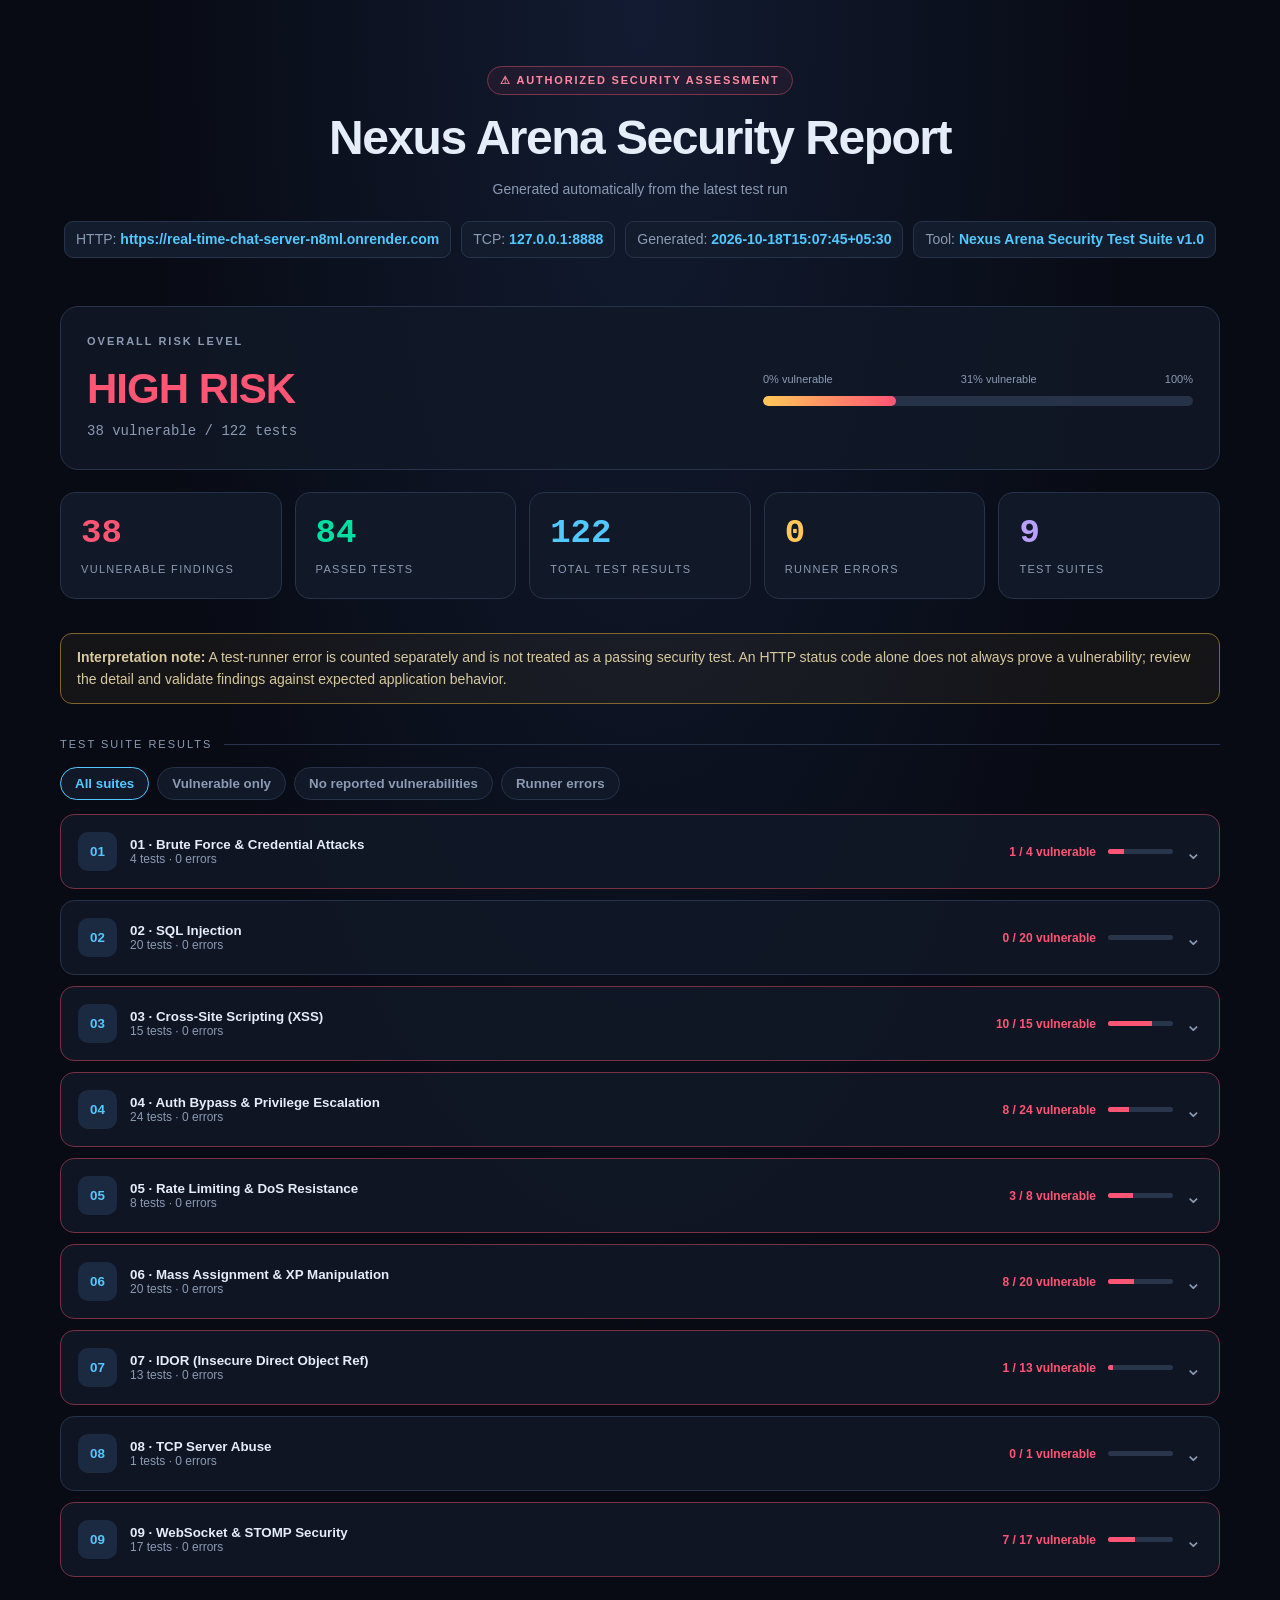
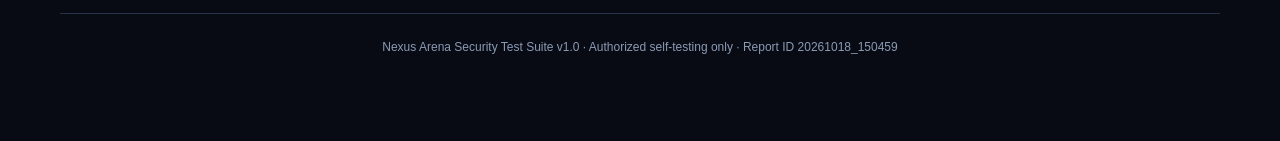
<file: security/report_20261018_150459.html>
<!DOCTYPE html>
<html lang="en">
<head>
<meta charset="UTF-8">
<meta name="viewport" content="width=device-width, initial-scale=1">
<meta name="color-scheme" content="dark">
<title>Nexus Arena Security Report — 20261018_150459</title>
<style>
:root{--bg:#080b14;--panel:#111827;--border:#26334a;--text:#e5edf8;--muted:#8b9bb4;--red:#ff5574;--green:#00dfa0;--yellow:#ffc857;--blue:#53c8ff;--purple:#b9a0ff}
*{box-sizing:border-box}
body{margin:0;background:radial-gradient(ellipse at top,#121b31 0%,var(--bg) 55%);color:var(--text);font:14px/1.55 Inter,Segoe UI,Arial,sans-serif}
main{max-width:1200px;margin:auto;padding:28px 20px 60px}
.hero{text-align:center;padding:38px 0 26px}
.kicker{display:inline-block;padding:5px 12px;border:1px solid #7b3548;border-radius:99px;color:#ff8ba1;background:#ff557411;font-size:11px;font-weight:800;letter-spacing:1.8px;text-transform:uppercase}
h1{font-size:clamp(28px,5vw,48px);line-height:1.1;margin:17px 0 10px;letter-spacing:-1.5px}
.subtitle{color:var(--muted)}
.meta{display:flex;justify-content:center;gap:10px;flex-wrap:wrap;margin-top:20px}
.meta span{background:#121c2d;border:1px solid var(--border);padding:7px 11px;border-radius:9px;color:var(--muted);overflow-wrap:anywhere}
.meta strong{color:var(--blue);font-weight:600}
.risk{display:flex;align-items:center;justify-content:space-between;gap:24px;flex-wrap:wrap;margin:22px 0;padding:26px;border:1px solid var(--border);border-radius:18px;background:#111827cc}
.risk h2{font-size:11px;color:var(--muted);letter-spacing:2px;text-transform:uppercase;margin:0 0 6px}
.risk-label{font-size:clamp(28px,4vw,42px);font-weight:900;letter-spacing:-1px}
.risk-label.high{color:var(--red)}.risk-label.medium{color:var(--yellow)}.risk-label.clean{color:var(--green)}
.risk-count{color:var(--muted);font-family:Consolas,monospace}
.gauge{flex:1;min-width:200px;max-width:430px}
.gauge-label{display:flex;justify-content:space-between;color:var(--muted);font-size:11px;margin-bottom:8px}
.track{height:10px;background:#263247;border-radius:20px;overflow:hidden}
.fill{height:100%;width:31%;background:linear-gradient(90deg,var(--yellow),var(--red));border-radius:20px}
.stats{display:grid;grid-template-columns:repeat(auto-fit,minmax(170px,1fr));gap:13px;margin:20px 0 34px}
.stat{background:var(--panel);border:1px solid var(--border);border-radius:15px;padding:20px}
.stat-num{font:800 34px/1.2 Consolas,monospace}
.stat-label{font-size:11px;color:var(--muted);letter-spacing:1.3px;text-transform:uppercase;margin-top:7px}
.red{color:var(--red)}.green{color:var(--green)}.blue{color:var(--blue)}.purple{color:var(--purple)}.yellow{color:var(--yellow)}
.section-title{display:flex;align-items:center;gap:12px;color:var(--muted);font-size:11px;letter-spacing:2px;text-transform:uppercase;margin:32px 0 14px}
.section-title:after{content:"";height:1px;flex:1;background:var(--border)}
.filters{display:flex;gap:8px;flex-wrap:wrap;margin-bottom:14px}
.filter{border:1px solid var(--border);border-radius:99px;background:#111827;color:var(--muted);padding:8px 14px;cursor:pointer;font-weight:700}
.filter.active,.filter:hover{border-color:var(--blue);color:var(--blue)}
.suite{border:1px solid var(--border);background:#111827cc;border-radius:14px;margin:11px 0;overflow:hidden}
.suite.has-vulns{border-color:#793044}.suite.has-errors{border-color:#80652c}
.suite-header{display:flex;align-items:center;gap:13px;width:100%;text-align:left;padding:17px;background:transparent;color:inherit;border:0;cursor:pointer}
.suite-header:hover{background:#ffffff05}
.suite-number{display:grid;place-items:center;width:39px;height:39px;flex-shrink:0;border-radius:10px;background:#1b2a40;color:var(--blue);font-weight:900}
.suite-heading{display:flex;flex-direction:column;flex:1;min-width:0}
.suite-name{font-weight:750;overflow-wrap:anywhere}
.suite-count{color:var(--muted);font-size:12px}
.suite-metrics{display:flex;align-items:center;gap:12px;color:var(--muted);font-size:12px;white-space:nowrap}
.suite-vuln{color:var(--red);font-weight:800}
.mini-track{width:65px;height:5px;background:#29354a;border-radius:8px;overflow:hidden}
.mini-track span{display:block;height:100%;background:var(--red)}
.chevron{font-size:20px;transition:transform .2s}
.suite.open .chevron{transform:rotate(180deg)}
.suite-body{display:none;border-top:1px solid var(--border);padding:0 16px 16px}
.suite.open .suite-body{display:block}
.table-wrap{overflow-x:auto}
table{width:100%;border-collapse:collapse;margin-top:8px;text-align:left;font-size:13px}
th{font-size:10px;text-transform:uppercase;letter-spacing:1.2px;color:var(--muted)}
th,td{padding:11px 10px;border-bottom:1px solid #26334a;vertical-align:top}
tr:last-child td{border-bottom:0}tbody tr:hover{background:#ffffff05}
.test-name{font-family:Consolas,monospace;min-width:220px;overflow-wrap:anywhere}
.detail{color:#a9b7cc;overflow-wrap:anywhere;min-width:220px;white-space:pre-wrap}
.pill{display:inline-block;padding:3px 8px;border-radius:99px;font-size:10px;font-weight:900;letter-spacing:.5px;white-space:nowrap}
.pill.vuln{color:var(--red);background:#ff55741a;border:1px solid #ff55744d}
.pill.safe{color:var(--green);background:#00dfa014;border:1px solid #00dfa044}
.pill.error{color:var(--yellow);background:#ffc85714;border:1px solid #ffc85755}
.empty{color:var(--muted);text-align:center;padding:20px}
.note{border:1px solid #80652c;background:#ffc8570d;color:#d9c99f;border-radius:12px;padding:13px 16px;margin:20px 0}
footer{border-top:1px solid var(--border);text-align:center;color:var(--muted);padding:24px 0;margin-top:36px;font-size:12px}
@media(max-width:700px){main{padding:12px 12px 40px}.suite-header{padding:12px;gap:9px}.suite-metrics{gap:5px;white-space:normal;justify-content:flex-end}.mini-track{display:none}.suite-vuln{max-width:90px;text-align:right}.risk{padding:19px}th,td{padding:9px 7px}}
@media print{body{background:white;color:#111}main{max-width:none;padding:0}.suite,.stat,.risk{background:white;border-color:#bbb;break-inside:avoid}.filters{display:none}.suite-body{display:block!important}.suite-header{color:#111}.suite-count,.subtitle,.meta span,.detail,.section-title,footer{color:#444}.risk-label,.stat-num,.suite-vuln{color:#111!important}}
</style>
</head>
<body>
<main>
  <header class="hero">
    <span class="kicker">⚠ Authorized Security Assessment</span>
    <h1>Nexus Arena Security Report</h1>
    <p class="subtitle">Generated automatically from the latest test run</p>
    <div class="meta">
      <span>HTTP: <strong>https://real-time-chat-server-n8ml.onrender.com</strong></span>
      <span>TCP: <strong>127.0.0.1:8888</strong></span>
      <span>Generated: <strong>2026-10-18T15:07:45+05:30</strong></span>
      <span>Tool: <strong>Nexus Arena Security Test Suite v1.0</strong></span>
    </div>
  </header>

  <section class="risk">
    <div>
      <h2>Overall risk level</h2>
      <div class="risk-label high">HIGH RISK</div>
      <div class="risk-count">38 vulnerable / 122 tests</div>
    </div>
    <div class="gauge">
      <div class="gauge-label"><span>0% vulnerable</span><span>31% vulnerable</span><span>100%</span></div>
      <div class="track"><div class="fill"></div></div>
    </div>
  </section>

  <section class="stats">
    <div class="stat"><div class="stat-num red">38</div><div class="stat-label">Vulnerable findings</div></div>
    <div class="stat"><div class="stat-num green">84</div><div class="stat-label">Passed tests</div></div>
    <div class="stat"><div class="stat-num blue">122</div><div class="stat-label">Total test results</div></div>
    <div class="stat"><div class="stat-num yellow">0</div><div class="stat-label">Runner errors</div></div>
    <div class="stat"><div class="stat-num purple">9</div><div class="stat-label">Test suites</div></div>
  </section>

  <div class="note"><strong>Interpretation note:</strong> A test-runner error is counted separately and is not treated as a passing security test. An HTTP status code alone does not always prove a vulnerability; review the detail and validate findings against expected application behavior.</div>

  <div class="section-title">Test suite results</div>
  <div class="filters" role="group" aria-label="Filter test suites">
    <button class="filter active" data-filter="all">All suites</button>
    <button class="filter" data-filter="vuln">Vulnerable only</button>
    <button class="filter" data-filter="safe">No reported vulnerabilities</button>
    <button class="filter" data-filter="error">Runner errors</button>
  </div>
  <div id="suites">
    
        <section class="suite has-vulns" data-vuln="1"
                 data-errors="0">
          <button class="suite-header" type="button" aria-expanded="false">
            <span class="suite-number">01</span>
            <span class="suite-heading">
              <span class="suite-name">01 · Brute Force &amp; Credential Attacks</span>
              <span class="suite-count">4 tests · 0 errors</span>
            </span>
            <span class="suite-metrics">
              <span class="suite-vuln">1 / 4 vulnerable</span>
              <span class="mini-track"><span style="width:25%"></span></span>
              <span class="chevron">⌄</span>
            </span>
          </button>
          <div class="suite-body">
            <div class="table-wrap">
              <table>
                <thead><tr><th>Status</th><th>Test</th><th>Details</th></tr></thead>
                <tbody><tr class="" data-status="safe"><td><span class="pill safe">PASS</span></td><td class="test-name">Common dictionary password spray against &#x27;CyberNinja&#x27;</td><td class="detail">No weak password accepted</td></tr><tr class="vuln-row" data-status="vuln"><td><span class="pill vuln">VULNERABLE</span></td><td class="test-name">Account lockout / rate limiting on failed logins</td><td class="detail">No lockout after 25 failed attempts</td></tr><tr class="" data-status="safe"><td><span class="pill safe">PASS</span></td><td class="test-name">Timing oracle on login username validation</td><td class="detail">Timing difference: 18.3ms</td></tr><tr class="" data-status="safe"><td><span class="pill safe">PASS</span></td><td class="test-name">Username enumeration via /api/auth/register</td><td class="detail">Existing user: &#x27;Account created! Welcome, Cybe&#x27; vs New user: &#x27;Username must be 3-32 characte&#x27;</td></tr></tbody>
              </table>
            </div>
          </div>
        </section>
        <section class="suite all-safe" data-vuln="0"
                 data-errors="0">
          <button class="suite-header" type="button" aria-expanded="false">
            <span class="suite-number">02</span>
            <span class="suite-heading">
              <span class="suite-name">02 · SQL Injection</span>
              <span class="suite-count">20 tests · 0 errors</span>
            </span>
            <span class="suite-metrics">
              <span class="suite-vuln">0 / 20 vulnerable</span>
              <span class="mini-track"><span style="width:0%"></span></span>
              <span class="chevron">⌄</span>
            </span>
          </button>
          <div class="suite-body">
            <div class="table-wrap">
              <table>
                <thead><tr><th>Status</th><th>Test</th><th>Details</th></tr></thead>
                <tbody><tr class="" data-status="safe"><td><span class="pill safe">PASS</span></td><td class="test-name">Login SQLi: SQLi Tautology: &#x27; OR &#x27;1&#x27;=&#x27;1</td><td class="detail">HTTP 401 blocked</td></tr><tr class="" data-status="safe"><td><span class="pill safe">PASS</span></td><td class="test-name">Login SQLi: SQLi Tautology with comment: &#x27; OR &#x27;1&#x27;=&#x27;1&#x27;--</td><td class="detail">HTTP 401 blocked</td></tr><tr class="" data-status="safe"><td><span class="pill safe">PASS</span></td><td class="test-name">Login SQLi: SQLi Numeric tautology: &#x27; OR 1=1--</td><td class="detail">HTTP 401 blocked</td></tr><tr class="" data-status="safe"><td><span class="pill safe">PASS</span></td><td class="test-name">Login SQLi: SQLi Comment bypass: admin&#x27;--</td><td class="detail">HTTP 401 blocked</td></tr><tr class="" data-status="safe"><td><span class="pill safe">PASS</span></td><td class="test-name">Login SQLi: SQLi String tautology: &#x27; OR &#x27;x&#x27;=&#x27;x</td><td class="detail">HTTP 401 blocked</td></tr><tr class="" data-status="safe"><td><span class="pill safe">PASS</span></td><td class="test-name">Login SQLi: SQLi Double-quote tautology: &quot; OR &quot;1&quot;=&quot;1</td><td class="detail">HTTP 401 blocked</td></tr><tr class="" data-status="safe"><td><span class="pill safe">PASS</span></td><td class="test-name">Login SQLi: SQLi UNION SELECT 1</td><td class="detail">HTTP 401 blocked</td></tr><tr class="" data-status="safe"><td><span class="pill safe">PASS</span></td><td class="test-name">Login SQLi: SQLi UNION SELECT null</td><td class="detail">HTTP 401 blocked</td></tr><tr class="" data-status="safe"><td><span class="pill safe">PASS</span></td><td class="test-name">Login SQLi: SQLi Stacked query: DROP TABLE</td><td class="detail">HTTP 403 blocked</td></tr><tr class="" data-status="safe"><td><span class="pill safe">PASS</span></td><td class="test-name">Login SQLi: SQLi Blind boolean true: &#x27; AND 1=1--</td><td class="detail">HTTP 401 blocked</td></tr><tr class="" data-status="safe"><td><span class="pill safe">PASS</span></td><td class="test-name">Login SQLi: SQLi Blind boolean false: &#x27; AND 1=2--</td><td class="detail">HTTP 401 blocked</td></tr><tr class="" data-status="safe"><td><span class="pill safe">PASS</span></td><td class="test-name">Login SQLi: SQLi Error-based</td><td class="detail">HTTP 401 blocked</td></tr><tr class="" data-status="safe"><td><span class="pill safe">PASS</span></td><td class="test-name">Login SQLi: SQLi Tautology: &#x27; OR &#x27;1&#x27;=&#x27;1</td><td class="detail">HTTP 401 blocked</td></tr><tr class="" data-status="safe"><td><span class="pill safe">PASS</span></td><td class="test-name">Login SQLi: SQLi Tautology with comment: &#x27; OR &#x27;1&#x27;=&#x27;1&#x27;--</td><td class="detail">HTTP 401 blocked</td></tr><tr class="" data-status="safe"><td><span class="pill safe">PASS</span></td><td class="test-name">Login SQLi: SQLi Numeric tautology: &#x27; OR 1=1--</td><td class="detail">HTTP 401 blocked</td></tr><tr class="" data-status="safe"><td><span class="pill safe">PASS</span></td><td class="test-name">Login SQLi: SQLi Comment bypass: admin&#x27;--</td><td class="detail">HTTP 401 blocked</td></tr><tr class="" data-status="safe"><td><span class="pill safe">PASS</span></td><td class="test-name">Register SQLi: SQLi Tautology: &#x27; OR &#x27;1&#x27;=&#x27;1</td><td class="detail">HTTP 200 handled gracefully</td></tr><tr class="" data-status="safe"><td><span class="pill safe">PASS</span></td><td class="test-name">Register SQLi: SQLi Tautology with comment: &#x27; OR &#x27;1&#x27;=&#x27;1&#x27;--</td><td class="detail">HTTP 200 handled gracefully</td></tr><tr class="" data-status="safe"><td><span class="pill safe">PASS</span></td><td class="test-name">Register SQLi: SQLi Numeric tautology: &#x27; OR 1=1--</td><td class="detail">HTTP 200 handled gracefully</td></tr><tr class="" data-status="safe"><td><span class="pill safe">PASS</span></td><td class="test-name">Register SQLi: SQLi Comment bypass: admin&#x27;--</td><td class="detail">HTTP 200 handled gracefully</td></tr></tbody>
              </table>
            </div>
          </div>
        </section>
        <section class="suite has-vulns" data-vuln="10"
                 data-errors="0">
          <button class="suite-header" type="button" aria-expanded="false">
            <span class="suite-number">03</span>
            <span class="suite-heading">
              <span class="suite-name">03 · Cross-Site Scripting (XSS)</span>
              <span class="suite-count">15 tests · 0 errors</span>
            </span>
            <span class="suite-metrics">
              <span class="suite-vuln">10 / 15 vulnerable</span>
              <span class="mini-track"><span style="width:67%"></span></span>
              <span class="chevron">⌄</span>
            </span>
          </button>
          <div class="suite-body">
            <div class="table-wrap">
              <table>
                <thead><tr><th>Status</th><th>Test</th><th>Details</th></tr></thead>
                <tbody><tr class="vuln-row" data-status="vuln"><td><span class="pill vuln">VULNERABLE</span></td><td class="test-name">Stored XSS in story: Basic script tag</td><td class="detail">Raw script stored unescaped in DB</td></tr><tr class="vuln-row" data-status="vuln"><td><span class="pill vuln">VULNERABLE</span></td><td class="test-name">Stored XSS in story: Cookie steal script</td><td class="detail">Raw script stored unescaped in DB</td></tr><tr class="vuln-row" data-status="vuln"><td><span class="pill vuln">VULNERABLE</span></td><td class="test-name">Stored XSS in story: Image onerror handler</td><td class="detail">Raw script stored unescaped in DB</td></tr><tr class="vuln-row" data-status="vuln"><td><span class="pill vuln">VULNERABLE</span></td><td class="test-name">Stored XSS in story: SVG onload handler</td><td class="detail">Raw script stored unescaped in DB</td></tr><tr class="" data-status="safe"><td><span class="pill safe">PASS</span></td><td class="test-name">Stored XSS in story: Javascript: URI link</td><td class="detail">HTTP 200 stored/sanitized</td></tr><tr class="" data-status="safe"><td><span class="pill safe">PASS</span></td><td class="test-name">Stored XSS in story: HTML5 details ontoggle</td><td class="detail">HTTP 200 stored/sanitized</td></tr><tr class="vuln-row" data-status="vuln"><td><span class="pill vuln">VULNERABLE</span></td><td class="test-name">XSS in username: Basic script tag</td><td class="detail">Stored username: &#x27;&lt;script&gt;alert(&#x27;XSS&#x27;)&lt;/script&gt;&#x27;</td></tr><tr class="vuln-row" data-status="vuln"><td><span class="pill vuln">VULNERABLE</span></td><td class="test-name">XSS in username: Cookie steal script</td><td class="detail">Stored username: &#x27;&lt;script&gt;alert(document.cookie)&lt;/&#x27;</td></tr><tr class="vuln-row" data-status="vuln"><td><span class="pill vuln">VULNERABLE</span></td><td class="test-name">XSS in username: Image onerror handler</td><td class="detail">Stored username: &#x27;&lt;img src=x onerror=alert(&#x27;XSS&#x27;)&gt;&#x27;</td></tr><tr class="" data-status="safe"><td><span class="pill safe">PASS</span></td><td class="test-name">Reflected XSS: Basic script tag</td><td class="detail">Not reflected</td></tr><tr class="" data-status="safe"><td><span class="pill safe">PASS</span></td><td class="test-name">Reflected XSS: Cookie steal script</td><td class="detail">Not reflected</td></tr><tr class="" data-status="safe"><td><span class="pill safe">PASS</span></td><td class="test-name">Reflected XSS: Image onerror handler</td><td class="detail">Not reflected</td></tr><tr class="vuln-row" data-status="vuln"><td><span class="pill vuln">VULNERABLE</span></td><td class="test-name">Header: Content-Security-Policy</td><td class="detail">Missing CSP header</td></tr><tr class="vuln-row" data-status="vuln"><td><span class="pill vuln">VULNERABLE</span></td><td class="test-name">Header: X-Content-Type-Options</td><td class="detail">Missing nosniff header</td></tr><tr class="vuln-row" data-status="vuln"><td><span class="pill vuln">VULNERABLE</span></td><td class="test-name">Header: X-Frame-Options (Clickjacking)</td><td class="detail">Missing X-Frame-Options</td></tr></tbody>
              </table>
            </div>
          </div>
        </section>
        <section class="suite has-vulns" data-vuln="8"
                 data-errors="0">
          <button class="suite-header" type="button" aria-expanded="false">
            <span class="suite-number">04</span>
            <span class="suite-heading">
              <span class="suite-name">04 · Auth Bypass &amp; Privilege Escalation</span>
              <span class="suite-count">24 tests · 0 errors</span>
            </span>
            <span class="suite-metrics">
              <span class="suite-vuln">8 / 24 vulnerable</span>
              <span class="mini-track"><span style="width:33%"></span></span>
              <span class="chevron">⌄</span>
            </span>
          </button>
          <div class="suite-body">
            <div class="table-wrap">
              <table>
                <thead><tr><th>Status</th><th>Test</th><th>Details</th></tr></thead>
                <tbody><tr class="" data-status="safe"><td><span class="pill safe">PASS</span></td><td class="test-name">H2 console at /h2-console</td><td class="detail">HTTP 404 - not accessible</td></tr><tr class="" data-status="safe"><td><span class="pill safe">PASS</span></td><td class="test-name">H2 console at /h2-console/</td><td class="detail">HTTP 404 - not accessible</td></tr><tr class="" data-status="safe"><td><span class="pill safe">PASS</span></td><td class="test-name">H2 console at /h2-console/login.jsp</td><td class="detail">HTTP 404 - not accessible</td></tr><tr class="" data-status="safe"><td><span class="pill safe">PASS</span></td><td class="test-name">H2 console at /console</td><td class="detail">HTTP 404 - not accessible</td></tr><tr class="" data-status="safe"><td><span class="pill safe">PASS</span></td><td class="test-name">H2 console at /actuator/h2-console</td><td class="detail">HTTP 404 - not accessible</td></tr><tr class="vuln-row" data-status="vuln"><td><span class="pill vuln">VULNERABLE</span></td><td class="test-name">GET /api/leaderboard without auth</td><td class="detail">HTTP 404 - accessible without auth!</td></tr><tr class="vuln-row" data-status="vuln"><td><span class="pill vuln">VULNERABLE</span></td><td class="test-name">GET /api/chat/history/public without auth</td><td class="detail">HTTP 200 - accessible without auth!</td></tr><tr class="vuln-row" data-status="vuln"><td><span class="pill vuln">VULNERABLE</span></td><td class="test-name">GET /api/stories without auth</td><td class="detail">HTTP 405 - accessible without auth!</td></tr><tr class="vuln-row" data-status="vuln"><td><span class="pill vuln">VULNERABLE</span></td><td class="test-name">POST /api/leaderboard/bonus without auth</td><td class="detail">HTTP 200 - accessible without auth!</td></tr><tr class="vuln-row" data-status="vuln"><td><span class="pill vuln">VULNERABLE</span></td><td class="test-name">POST /api/chat/send without auth</td><td class="detail">HTTP 404 - accessible without auth!</td></tr><tr class="vuln-row" data-status="vuln"><td><span class="pill vuln">VULNERABLE</span></td><td class="test-name">Guest awarding self 99999 XP via /api/leaderboard/bonus</td><td class="detail">HTTP 200 - XP awarded with NO auth check!</td></tr><tr class="vuln-row" data-status="vuln"><td><span class="pill vuln">VULNERABLE</span></td><td class="test-name">Guest creating a story (should require auth)</td><td class="detail">HTTP 200</td></tr><tr class="" data-status="safe"><td><span class="pill safe">PASS</span></td><td class="test-name">REST chat: spoofed sender field</td><td class="detail">HTTP 404 - blocked</td></tr><tr class="" data-status="safe"><td><span class="pill safe">PASS</span></td><td class="test-name">Register with extra field: role</td><td class="detail">HTTP 400 - injected in response: False</td></tr><tr class="" data-status="safe"><td><span class="pill safe">PASS</span></td><td class="test-name">Register with extra field: isAdmin</td><td class="detail">HTTP 400 - injected in response: False</td></tr><tr class="" data-status="safe"><td><span class="pill safe">PASS</span></td><td class="test-name">Register with extra field: score</td><td class="detail">HTTP 400 - injected in response: False</td></tr><tr class="" data-status="safe"><td><span class="pill safe">PASS</span></td><td class="test-name">Register with extra field: guest</td><td class="detail">HTTP 400 - injected in response: True</td></tr><tr class="" data-status="safe"><td><span class="pill safe">PASS</span></td><td class="test-name">Forged Bearer token on GET /api/leaderboard/bonus</td><td class="detail">HTTP 405 - rejected</td></tr><tr class="" data-status="safe"><td><span class="pill safe">PASS</span></td><td class="test-name">Forged Bearer token on GET /api/stories</td><td class="detail">HTTP 405 - rejected</td></tr><tr class="vuln-row" data-status="vuln"><td><span class="pill vuln">VULNERABLE</span></td><td class="test-name">Forged Bearer token on GET /api/chat/history/public</td><td class="detail">HTTP 200 - accepted fake JWT!</td></tr><tr class="" data-status="safe"><td><span class="pill safe">PASS</span></td><td class="test-name">Password change at /api/auth/change-password without old-password auth</td><td class="detail">HTTP 404</td></tr><tr class="" data-status="safe"><td><span class="pill safe">PASS</span></td><td class="test-name">Password change at /api/auth/update without old-password auth</td><td class="detail">HTTP 404</td></tr><tr class="" data-status="safe"><td><span class="pill safe">PASS</span></td><td class="test-name">Password change at /api/user/update without old-password auth</td><td class="detail">HTTP 404</td></tr><tr class="" data-status="safe"><td><span class="pill safe">PASS</span></td><td class="test-name">Password change at /api/profile/update without old-password auth</td><td class="detail">HTTP 404</td></tr></tbody>
              </table>
            </div>
          </div>
        </section>
        <section class="suite has-vulns" data-vuln="3"
                 data-errors="0">
          <button class="suite-header" type="button" aria-expanded="false">
            <span class="suite-number">05</span>
            <span class="suite-heading">
              <span class="suite-name">05 · Rate Limiting &amp; DoS Resistance</span>
              <span class="suite-count">8 tests · 0 errors</span>
            </span>
            <span class="suite-metrics">
              <span class="suite-vuln">3 / 8 vulnerable</span>
              <span class="mini-track"><span style="width:38%"></span></span>
              <span class="chevron">⌄</span>
            </span>
          </button>
          <div class="suite-body">
            <div class="table-wrap">
              <table>
                <thead><tr><th>Status</th><th>Test</th><th>Details</th></tr></thead>
                <tbody><tr class="vuln-row" data-status="vuln"><td><span class="pill vuln">VULNERABLE</span></td><td class="test-name">Login flood: 50 concurrent requests</td><td class="detail">OK/401=50  429=0  err=0  time=5.17s</td></tr><tr class="" data-status="safe"><td><span class="pill safe">PASS</span></td><td class="test-name">Register flood: 30 concurrent registrations</td><td class="detail">Created=0  Blocked(429)=0  time=3.05s</td></tr><tr class="" data-status="safe"><td><span class="pill safe">PASS</span></td><td class="test-name">Chat flood: 40 concurrent messages</td><td class="detail">Accepted=0/40  time=3.87s</td></tr><tr class="vuln-row" data-status="vuln"><td><span class="pill vuln">VULNERABLE</span></td><td class="test-name">Story flood: 20 stories created</td><td class="detail">Accepted=20/20</td></tr><tr class="" data-status="safe"><td><span class="pill safe">PASS</span></td><td class="test-name">Oversized payload (100KB) accepted</td><td class="detail">HTTP 404</td></tr><tr class="" data-status="safe"><td><span class="pill safe">PASS</span></td><td class="test-name">Oversized payload (500KB) accepted</td><td class="detail">HTTP 404</td></tr><tr class="" data-status="safe"><td><span class="pill safe">PASS</span></td><td class="test-name">Oversized payload (1000KB) accepted</td><td class="detail">HTTP 404</td></tr><tr class="vuln-row" data-status="vuln"><td><span class="pill vuln">VULNERABLE</span></td><td class="test-name">Connection exhaustion: opened 25 slow connections</td><td class="detail">Server accepted 25 incomplete HTTP requests</td></tr></tbody>
              </table>
            </div>
          </div>
        </section>
        <section class="suite has-vulns" data-vuln="8"
                 data-errors="0">
          <button class="suite-header" type="button" aria-expanded="false">
            <span class="suite-number">06</span>
            <span class="suite-heading">
              <span class="suite-name">06 · Mass Assignment &amp; XP Manipulation</span>
              <span class="suite-count">20 tests · 0 errors</span>
            </span>
            <span class="suite-metrics">
              <span class="suite-vuln">8 / 20 vulnerable</span>
              <span class="mini-track"><span style="width:40%"></span></span>
              <span class="chevron">⌄</span>
            </span>
          </button>
          <div class="suite-body">
            <div class="table-wrap">
              <table>
                <thead><tr><th>Status</th><th>Test</th><th>Details</th></tr></thead>
                <tbody><tr class="vuln-row" data-status="vuln"><td><span class="pill vuln">VULNERABLE</span></td><td class="test-name">POST /api/leaderboard/bonus points=999999</td><td class="detail">HTTP 200</td></tr><tr class="vuln-row" data-status="vuln"><td><span class="pill vuln">VULNERABLE</span></td><td class="test-name">POST /api/leaderboard/bonus points=-999999</td><td class="detail">HTTP 200</td></tr><tr class="vuln-row" data-status="vuln"><td><span class="pill vuln">VULNERABLE</span></td><td class="test-name">POST /api/leaderboard/bonus points=0</td><td class="detail">HTTP 200</td></tr><tr class="vuln-row" data-status="vuln"><td><span class="pill vuln">VULNERABLE</span></td><td class="test-name">POST /api/leaderboard/bonus points=9999999999</td><td class="detail">HTTP 200</td></tr><tr class="vuln-row" data-status="vuln"><td><span class="pill vuln">VULNERABLE</span></td><td class="test-name">POST /api/leaderboard/bonus points=2147483647</td><td class="detail">HTTP 200</td></tr><tr class="vuln-row" data-status="vuln"><td><span class="pill vuln">VULNERABLE</span></td><td class="test-name">POST /api/leaderboard/bonus points=2147483648</td><td class="detail">HTTP 200</td></tr><tr class="vuln-row" data-status="vuln"><td><span class="pill vuln">VULNERABLE</span></td><td class="test-name">POST /api/leaderboard/bonus points=1.5</td><td class="detail">HTTP 200</td></tr><tr class="" data-status="safe"><td><span class="pill safe">PASS</span></td><td class="test-name">Register PrivUser1 with fields: [&#x27;score&#x27;, &#x27;level&#x27;, &#x27;isAdmin&#x27;]</td><td class="detail">HTTP 400 - injected fields reflected: False</td></tr><tr class="" data-status="safe"><td><span class="pill safe">PASS</span></td><td class="test-name">Register PrivUser2 with fields: [&#x27;role&#x27;, &#x27;permissions&#x27;]</td><td class="detail">HTTP 400 - injected fields reflected: False</td></tr><tr class="" data-status="safe"><td><span class="pill safe">PASS</span></td><td class="test-name">Register PrivUser3 with fields: [&#x27;rank&#x27;, &#x27;badge&#x27;]</td><td class="detail">HTTP 400 - injected fields reflected: False</td></tr><tr class="" data-status="safe"><td><span class="pill safe">PASS</span></td><td class="test-name">Register PrivUser4 with fields: [&#x27;xp&#x27;, &#x27;prestige&#x27;]</td><td class="detail">HTTP 400 - injected fields reflected: False</td></tr><tr class="" data-status="safe"><td><span class="pill safe">PASS</span></td><td class="test-name">Direct score update at POST /api/user/update</td><td class="detail">HTTP 404</td></tr><tr class="" data-status="safe"><td><span class="pill safe">PASS</span></td><td class="test-name">Direct score update at POST /api/leaderboard/update</td><td class="detail">HTTP 404</td></tr><tr class="" data-status="safe"><td><span class="pill safe">PASS</span></td><td class="test-name">Direct score update at POST /api/profile/score</td><td class="detail">HTTP 404</td></tr><tr class="" data-status="safe"><td><span class="pill safe">PASS</span></td><td class="test-name">PUT /api/user/TestUser123 score=999999</td><td class="detail">HTTP 404</td></tr><tr class="" data-status="safe"><td><span class="pill safe">PASS</span></td><td class="test-name">PUT /api/leaderboard/TestUser123 score=999999</td><td class="detail">HTTP 404</td></tr><tr class="vuln-row" data-status="vuln"><td><span class="pill vuln">VULNERABLE</span></td><td class="test-name">Story creation with injected fields: [&#x27;id&#x27;, &#x27;viewCount&#x27;]</td><td class="detail">HTTP 200 - fields reflected: True</td></tr><tr class="" data-status="safe"><td><span class="pill safe">PASS</span></td><td class="test-name">Story creation with injected fields: [&#x27;createdAt&#x27;, &#x27;expiresAt&#x27;]</td><td class="detail">HTTP 200 - fields reflected: False</td></tr><tr class="" data-status="safe"><td><span class="pill safe">PASS</span></td><td class="test-name">Story creation with injected fields: [&#x27;hidden&#x27;, &#x27;featured&#x27;]</td><td class="detail">HTTP 200 - fields reflected: False</td></tr><tr class="" data-status="safe"><td><span class="pill safe">PASS</span></td><td class="test-name">XP overflow check</td><td class="detail">&#x27;str&#x27; object has no attribute &#x27;get&#x27;</td></tr></tbody>
              </table>
            </div>
          </div>
        </section>
        <section class="suite has-vulns" data-vuln="1"
                 data-errors="0">
          <button class="suite-header" type="button" aria-expanded="false">
            <span class="suite-number">07</span>
            <span class="suite-heading">
              <span class="suite-name">07 · IDOR (Insecure Direct Object Ref)</span>
              <span class="suite-count">13 tests · 0 errors</span>
            </span>
            <span class="suite-metrics">
              <span class="suite-vuln">1 / 13 vulnerable</span>
              <span class="mini-track"><span style="width:8%"></span></span>
              <span class="chevron">⌄</span>
            </span>
          </button>
          <div class="suite-body">
            <div class="table-wrap">
              <table>
                <thead><tr><th>Status</th><th>Test</th><th>Details</th></tr></thead>
                <tbody><tr class="" data-status="safe"><td><span class="pill safe">PASS</span></td><td class="test-name">User B views User A story by ID (GET /api/stories/32)</td><td class="detail">HTTP 404 - content exposed: 103 bytes</td></tr><tr class="" data-status="safe"><td><span class="pill safe">PASS</span></td><td class="test-name">Story ID enumeration (IDs 1-19): 0 accessible</td><td class="detail">0 stories retrievable by guessing sequential IDs</td></tr><tr class="" data-status="safe"><td><span class="pill safe">PASS</span></td><td class="test-name">Story view IDOR</td><td class="detail">No stories available to test</td></tr><tr class="" data-status="safe"><td><span class="pill safe">PASS</span></td><td class="test-name">DELETE /api/stories/33 as non-owner</td><td class="detail">HTTP 404</td></tr><tr class="" data-status="safe"><td><span class="pill safe">PASS</span></td><td class="test-name">DELETE /api/stories/33/delete as non-owner</td><td class="detail">HTTP 404</td></tr><tr class="" data-status="safe"><td><span class="pill safe">PASS</span></td><td class="test-name">GET /api/leaderboard/user/1 (unauthenticated user data access)</td><td class="detail">HTTP 404 - 0 bytes</td></tr><tr class="" data-status="safe"><td><span class="pill safe">PASS</span></td><td class="test-name">GET /api/user/1 (unauthenticated user data access)</td><td class="detail">HTTP 404 - 99 bytes</td></tr><tr class="" data-status="safe"><td><span class="pill safe">PASS</span></td><td class="test-name">GET /api/user/TestUser123 (unauthenticated user data access)</td><td class="detail">HTTP 404 - 109 bytes</td></tr><tr class="vuln-row" data-status="vuln"><td><span class="pill vuln">VULNERABLE</span></td><td class="test-name">GET /api/leaderboard/user/TestUser123 (unauthenticated user data access)</td><td class="detail">HTTP 200 - 268 bytes</td></tr><tr class="" data-status="safe"><td><span class="pill safe">PASS</span></td><td class="test-name">GET /api/messages/private/TestUser123 (unauthenticated DM access)</td><td class="detail">HTTP 404</td></tr><tr class="" data-status="safe"><td><span class="pill safe">PASS</span></td><td class="test-name">GET /api/chat/private/TestUser123 (unauthenticated DM access)</td><td class="detail">HTTP 404</td></tr><tr class="" data-status="safe"><td><span class="pill safe">PASS</span></td><td class="test-name">GET /api/messages/1 (unauthenticated DM access)</td><td class="detail">HTTP 404</td></tr><tr class="" data-status="safe"><td><span class="pill safe">PASS</span></td><td class="test-name">GET /api/chat/dm/TestUser123 (unauthenticated DM access)</td><td class="detail">HTTP 404</td></tr></tbody>
              </table>
            </div>
          </div>
        </section>
        <section class="suite all-safe" data-vuln="0"
                 data-errors="0">
          <button class="suite-header" type="button" aria-expanded="false">
            <span class="suite-number">08</span>
            <span class="suite-heading">
              <span class="suite-name">08 · TCP Server Abuse</span>
              <span class="suite-count">1 tests · 0 errors</span>
            </span>
            <span class="suite-metrics">
              <span class="suite-vuln">0 / 1 vulnerable</span>
              <span class="mini-track"><span style="width:0%"></span></span>
              <span class="chevron">⌄</span>
            </span>
          </button>
          <div class="suite-body">
            <div class="table-wrap">
              <table>
                <thead><tr><th>Status</th><th>Test</th><th>Details</th></tr></thead>
                <tbody><tr class="" data-status="safe"><td><span class="pill safe">PASS</span></td><td class="test-name">TCP Server reachability on public host</td><td class="detail">Port 8888 not open or routed on 127.0.0.1 (expected on web-only cloud platforms)</td></tr></tbody>
              </table>
            </div>
          </div>
        </section>
        <section class="suite has-vulns" data-vuln="7"
                 data-errors="0">
          <button class="suite-header" type="button" aria-expanded="false">
            <span class="suite-number">09</span>
            <span class="suite-heading">
              <span class="suite-name">09 · WebSocket &amp; STOMP Security</span>
              <span class="suite-count">17 tests · 0 errors</span>
            </span>
            <span class="suite-metrics">
              <span class="suite-vuln">7 / 17 vulnerable</span>
              <span class="mini-track"><span style="width:41%"></span></span>
              <span class="chevron">⌄</span>
            </span>
          </button>
          <div class="suite-body">
            <div class="table-wrap">
              <table>
                <thead><tr><th>Status</th><th>Test</th><th>Details</th></tr></thead>
                <tbody><tr class="" data-status="safe"><td><span class="pill safe">PASS</span></td><td class="test-name">WebSocket unauthenticated connect</td><td class="detail">Connection refused: Handshake status 400 Bad Request -+-+- {&#x27;date&#x27;: &#x27;Sun, 18 Oct 2026 09:37:30 GMT&#x27;, &#x27;content-length&#x27;: &#x27;0&#x27;, &#x27;connection&#x27;: &#x27;keep-alive&#x27;, &#x27;vary&#x27;: &#x27;Access-Control-Request-Headers&#x27;, &#x27;cf-cache-status&#x27;: &#x27;DYNAMIC&#x27;, &#x27;server&#x27;: &#x27;cloudflare&#x27;, &#x27;cf-ray&#x27;: &#x27;a4c690913c51bc9a-BOM&#x27;, &#x27;alt-svc&#x27;: &#x27;h3=&quot;:443&quot;; ma=86400&#x27;} -+-+- None</td></tr><tr class="" data-status="safe"><td><span class="pill safe">PASS</span></td><td class="test-name">STOMP sender spoof</td><td class="detail">Error: Handshake status 400 Bad Request -+-+- {&#x27;date&#x27;: &#x27;Sun, 18 Oct 2026 09:37:31 GMT&#x27;, &#x27;content-length&#x27;: &#x27;0&#x27;, &#x27;connection&#x27;: &#x27;keep-alive&#x27;, &#x27;vary&#x27;: &#x27;Access-Control-Request-Headers&#x27;, &#x27;cf-cache-status&#x27;: &#x27;DYNAMIC&#x27;, &#x27;server&#x27;: &#x27;cloudflare&#x27;, &#x27;cf-ray&#x27;: &#x27;a4c69096ae474b61-BOM&#x27;, &#x27;alt-svc&#x27;: &#x27;h3=&quot;:443&quot;; ma=86400&#x27;} -+-+- None</td></tr><tr class="" data-status="safe"><td><span class="pill safe">PASS</span></td><td class="test-name">Private queue snoop TestUser123</td><td class="detail">Error: Handshake status 400 Bad Request -+-+- {&#x27;date&#x27;: &#x27;Sun, 18 Oct 2026 09:37:32 GMT&#x27;, &#x27;content-length&#x27;: &#x27;0&#x27;, &#x27;connection&#x27;: &#x27;keep-alive&#x27;, &#x27;vary&#x27;: &#x27;Access-Control-Request-Headers&#x27;, &#x27;cf-cache-status&#x27;: &#x27;DYNAMIC&#x27;, &#x27;server&#x27;: &#x27;cloudflare&#x27;, &#x27;cf-ray&#x27;: &#x27;a4c6909bf9744457-BOM&#x27;, &#x27;alt-svc&#x27;: &#x27;h3=&quot;:443&quot;; ma=86400&#x27;} -+-+- None</td></tr><tr class="" data-status="safe"><td><span class="pill safe">PASS</span></td><td class="test-name">Private queue snoop CyberNinja</td><td class="detail">Error: Handshake status 400 Bad Request -+-+- {&#x27;date&#x27;: &#x27;Sun, 18 Oct 2026 09:37:33 GMT&#x27;, &#x27;content-length&#x27;: &#x27;0&#x27;, &#x27;connection&#x27;: &#x27;keep-alive&#x27;, &#x27;vary&#x27;: &#x27;Access-Control-Request-Headers&#x27;, &#x27;cf-cache-status&#x27;: &#x27;DYNAMIC&#x27;, &#x27;server&#x27;: &#x27;cloudflare&#x27;, &#x27;cf-ray&#x27;: &#x27;a4c690a17b1aa6dc-BOM&#x27;, &#x27;alt-svc&#x27;: &#x27;h3=&quot;:443&quot;; ma=86400&#x27;} -+-+- None</td></tr><tr class="" data-status="safe"><td><span class="pill safe">PASS</span></td><td class="test-name">Private queue snoop admin</td><td class="detail">Error: Handshake status 400 Bad Request -+-+- {&#x27;date&#x27;: &#x27;Sun, 18 Oct 2026 09:37:34 GMT&#x27;, &#x27;content-length&#x27;: &#x27;0&#x27;, &#x27;connection&#x27;: &#x27;keep-alive&#x27;, &#x27;vary&#x27;: &#x27;Access-Control-Request-Headers&#x27;, &#x27;cf-cache-status&#x27;: &#x27;DYNAMIC&#x27;, &#x27;server&#x27;: &#x27;cloudflare&#x27;, &#x27;cf-ray&#x27;: &#x27;a4c690a76f4497a9-BOM&#x27;, &#x27;alt-svc&#x27;: &#x27;h3=&quot;:443&quot;; ma=86400&#x27;} -+-+- None</td></tr><tr class="" data-status="safe"><td><span class="pill safe">PASS</span></td><td class="test-name">Private queue snoop Mariappan</td><td class="detail">Error: Handshake status 400 Bad Request -+-+- {&#x27;date&#x27;: &#x27;Sun, 18 Oct 2026 09:37:35 GMT&#x27;, &#x27;content-length&#x27;: &#x27;0&#x27;, &#x27;connection&#x27;: &#x27;keep-alive&#x27;, &#x27;vary&#x27;: &#x27;Access-Control-Request-Headers&#x27;, &#x27;cf-cache-status&#x27;: &#x27;DYNAMIC&#x27;, &#x27;server&#x27;: &#x27;cloudflare&#x27;, &#x27;cf-ray&#x27;: &#x27;a4c690acd9ea4457-BOM&#x27;, &#x27;alt-svc&#x27;: &#x27;h3=&quot;:443&quot;; ma=86400&#x27;} -+-+- None</td></tr><tr class="vuln-row" data-status="vuln"><td><span class="pill vuln">VULNERABLE</span></td><td class="test-name">Malformed STOMP frame</td><td class="detail">Server errored: Handshake status 400 Bad Request -+-+- {&#x27;date&#x27;: &#x27;Sun, 18 Oct 2026 09:37:35 GMT&#x27;, &#x27;content-length&#x27;: &#x27;0&#x27;, &#x27;connection&#x27;: &#x27;keep-alive&#x27;, &#x27;vary&#x27;: &#x27;Access-Control-Request-Headers&#x27;, &#x27;cf-cache-status&#x27;: &#x27;DYNAMIC&#x27;, &#x27;server&#x27;: &#x27;cloudflare&#x27;, &#x27;cf-ray&#x27;: &#x27;a4c690b2adcbb1e7-BOM&#x27;, &#x27;alt-svc&#x27;: &#x27;h3=&quot;:443&quot;; ma=86400&#x27;} -+-+- None</td></tr><tr class="vuln-row" data-status="vuln"><td><span class="pill vuln">VULNERABLE</span></td><td class="test-name">Malformed STOMP frame</td><td class="detail">Server errored: Handshake status 400 Bad Request -+-+- {&#x27;date&#x27;: &#x27;Sun, 18 Oct 2026 09:37:36 GMT&#x27;, &#x27;content-length&#x27;: &#x27;0&#x27;, &#x27;connection&#x27;: &#x27;keep-alive&#x27;, &#x27;vary&#x27;: &#x27;Access-Control-Request-Headers&#x27;, &#x27;cf-cache-status&#x27;: &#x27;DYNAMIC&#x27;, &#x27;server&#x27;: &#x27;cloudflare&#x27;, &#x27;cf-ray&#x27;: &#x27;a4c690b87be6ffa2-BOM&#x27;, &#x27;alt-svc&#x27;: &#x27;h3=&quot;:443&quot;; ma=86400&#x27;} -+-+- None</td></tr><tr class="vuln-row" data-status="vuln"><td><span class="pill vuln">VULNERABLE</span></td><td class="test-name">Malformed STOMP frame</td><td class="detail">Server errored: Handshake status 400 Bad Request -+-+- {&#x27;date&#x27;: &#x27;Sun, 18 Oct 2026 09:37:37 GMT&#x27;, &#x27;content-length&#x27;: &#x27;0&#x27;, &#x27;connection&#x27;: &#x27;keep-alive&#x27;, &#x27;vary&#x27;: &#x27;Access-Control-Request-Headers&#x27;, &#x27;cf-cache-status&#x27;: &#x27;DYNAMIC&#x27;, &#x27;server&#x27;: &#x27;cloudflare&#x27;, &#x27;cf-ray&#x27;: &#x27;a4c690be3fe432a3-BOM&#x27;, &#x27;alt-svc&#x27;: &#x27;h3=&quot;:443&quot;; ma=86400&#x27;} -+-+- None</td></tr><tr class="vuln-row" data-status="vuln"><td><span class="pill vuln">VULNERABLE</span></td><td class="test-name">Malformed STOMP frame</td><td class="detail">Server errored: Handshake status 400 Bad Request -+-+- {&#x27;date&#x27;: &#x27;Sun, 18 Oct 2026 09:37:38 GMT&#x27;, &#x27;content-length&#x27;: &#x27;0&#x27;, &#x27;connection&#x27;: &#x27;keep-alive&#x27;, &#x27;vary&#x27;: &#x27;Access-Control-Request-Headers&#x27;, &#x27;cf-cache-status&#x27;: &#x27;DYNAMIC&#x27;, &#x27;server&#x27;: &#x27;cloudflare&#x27;, &#x27;cf-ray&#x27;: &#x27;a4c690c46a4eff6f-BOM&#x27;, &#x27;alt-svc&#x27;: &#x27;h3=&quot;:443&quot;; ma=86400&#x27;} -+-+- None</td></tr><tr class="vuln-row" data-status="vuln"><td><span class="pill vuln">VULNERABLE</span></td><td class="test-name">Malformed STOMP frame</td><td class="detail">Server errored: Handshake status 400 Bad Request -+-+- {&#x27;date&#x27;: &#x27;Sun, 18 Oct 2026 09:37:39 GMT&#x27;, &#x27;content-length&#x27;: &#x27;0&#x27;, &#x27;connection&#x27;: &#x27;keep-alive&#x27;, &#x27;vary&#x27;: &#x27;Access-Control-Request-Headers&#x27;, &#x27;cf-cache-status&#x27;: &#x27;DYNAMIC&#x27;, &#x27;server&#x27;: &#x27;cloudflare&#x27;, &#x27;cf-ray&#x27;: &#x27;a4c690ca1d9dff9e-BOM&#x27;, &#x27;alt-svc&#x27;: &#x27;h3=&quot;:443&quot;; ma=86400&#x27;} -+-+- None</td></tr><tr class="vuln-row" data-status="vuln"><td><span class="pill vuln">VULNERABLE</span></td><td class="test-name">Malformed STOMP frame</td><td class="detail">Server errored: Handshake status 400 Bad Request -+-+- {&#x27;date&#x27;: &#x27;Sun, 18 Oct 2026 09:37:40 GMT&#x27;, &#x27;content-length&#x27;: &#x27;0&#x27;, &#x27;connection&#x27;: &#x27;keep-alive&#x27;, &#x27;vary&#x27;: &#x27;Access-Control-Request-Headers&#x27;, &#x27;cf-cache-status&#x27;: &#x27;DYNAMIC&#x27;, &#x27;server&#x27;: &#x27;cloudflare&#x27;, &#x27;cf-ray&#x27;: &#x27;a4c690cf8df346b0-BOM&#x27;, &#x27;alt-svc&#x27;: &#x27;h3=&quot;:443&quot;; ma=86400&#x27;} -+-+- None</td></tr><tr class="vuln-row" data-status="vuln"><td><span class="pill vuln">VULNERABLE</span></td><td class="test-name">Malformed STOMP frame</td><td class="detail">Server errored: Handshake status 400 Bad Request -+-+- {&#x27;date&#x27;: &#x27;Sun, 18 Oct 2026 09:37:41 GMT&#x27;, &#x27;content-length&#x27;: &#x27;0&#x27;, &#x27;connection&#x27;: &#x27;keep-alive&#x27;, &#x27;vary&#x27;: &#x27;Access-Control-Request-Headers&#x27;, &#x27;cf-cache-status&#x27;: &#x27;DYNAMIC&#x27;, &#x27;server&#x27;: &#x27;cloudflare&#x27;, &#x27;cf-ray&#x27;: &#x27;a4c690d51b60ff69-BOM&#x27;, &#x27;alt-svc&#x27;: &#x27;h3=&quot;:443&quot;; ma=86400&#x27;} -+-+- None</td></tr><tr class="" data-status="safe"><td><span class="pill safe">PASS</span></td><td class="test-name">WS content injection</td><td class="detail">Error: Handshake status 400 Bad Request -+-+- {&#x27;date&#x27;: &#x27;Sun, 18 Oct 2026 09:37:42 GMT&#x27;, &#x27;content-length&#x27;: &#x27;0&#x27;, &#x27;connection&#x27;: &#x27;keep-alive&#x27;, &#x27;vary&#x27;: &#x27;Access-Control-Request-Headers&#x27;, &#x27;cf-cache-status&#x27;: &#x27;DYNAMIC&#x27;, &#x27;server&#x27;: &#x27;cloudflare&#x27;, &#x27;cf-ray&#x27;: &#x27;a4c690daf922d4bc-BOM&#x27;, &#x27;alt-svc&#x27;: &#x27;h3=&quot;:443&quot;; ma=86400&#x27;} -+-+- None</td></tr><tr class="" data-status="safe"><td><span class="pill safe">PASS</span></td><td class="test-name">Topic hijack /topic/public</td><td class="detail">Handshake status 400 Bad Request -+-+- {&#x27;date&#x27;: &#x27;Sun, 18 Oct 2026 09:37:43 GMT&#x27;, &#x27;content-length&#x27;: &#x27;0&#x27;, &#x27;connection&#x27;: &#x27;keep-alive&#x27;, &#x27;vary&#x27;: &#x27;Access-Control-Request-Headers&#x27;, &#x27;cf-cache-status&#x27;: &#x27;DYNAMIC&#x27;, &#x27;server&#x27;: &#x27;cloudflare&#x27;, &#x27;cf-ray&#x27;: &#x27;a4c690e09c0c80c4-BOM&#x27;, &#x27;alt-svc&#x27;: &#x27;h3=&quot;:443&quot;; ma=86400&#x27;} -+-+- None</td></tr><tr class="" data-status="safe"><td><span class="pill safe">PASS</span></td><td class="test-name">Topic hijack /topic/leaderboard</td><td class="detail">Handshake status 400 Bad Request -+-+- {&#x27;date&#x27;: &#x27;Sun, 18 Oct 2026 09:37:44 GMT&#x27;, &#x27;content-length&#x27;: &#x27;0&#x27;, &#x27;connection&#x27;: &#x27;keep-alive&#x27;, &#x27;vary&#x27;: &#x27;Access-Control-Request-Headers&#x27;, &#x27;cf-cache-status&#x27;: &#x27;DYNAMIC&#x27;, &#x27;server&#x27;: &#x27;cloudflare&#x27;, &#x27;cf-ray&#x27;: &#x27;a4c690e62a8c0c04-BOM&#x27;, &#x27;alt-svc&#x27;: &#x27;h3=&quot;:443&quot;; ma=86400&#x27;} -+-+- None</td></tr><tr class="" data-status="safe"><td><span class="pill safe">PASS</span></td><td class="test-name">Topic hijack /topic/system</td><td class="detail">Handshake status 400 Bad Request -+-+- {&#x27;date&#x27;: &#x27;Sun, 18 Oct 2026 09:37:45 GMT&#x27;, &#x27;content-length&#x27;: &#x27;0&#x27;, &#x27;connection&#x27;: &#x27;keep-alive&#x27;, &#x27;vary&#x27;: &#x27;Access-Control-Request-Headers&#x27;, &#x27;cf-cache-status&#x27;: &#x27;DYNAMIC&#x27;, &#x27;server&#x27;: &#x27;cloudflare&#x27;, &#x27;cf-ray&#x27;: &#x27;a4c690ec0e940d75-BOM&#x27;, &#x27;alt-svc&#x27;: &#x27;h3=&quot;:443&quot;; ma=86400&#x27;} -+-+- None</td></tr></tbody>
              </table>
            </div>
          </div>
        </section>
  </div>
  <footer>Nexus Arena Security Test Suite v1.0 · Authorized self-testing only · Report ID 20261018_150459</footer>
</main>
<script>
document.querySelectorAll('.suite-header').forEach(function(button) {
  button.addEventListener('click', function() {
    const suite = button.closest('.suite');
    const open = suite.classList.toggle('open');
    button.setAttribute('aria-expanded', String(open));
  });
});
document.querySelectorAll('.filter').forEach(function(button) {
  button.addEventListener('click', function() {
    document.querySelectorAll('.filter').forEach(function(item) { item.classList.remove('active'); });
    button.classList.add('active');
    const mode = button.dataset.filter;
    document.querySelectorAll('.suite').forEach(function(suite) {
      const vuln = Number(suite.dataset.vuln || 0);
      const errors = Number(suite.dataset.errors || 0);
      const show = mode === 'all'
        || (mode === 'vuln' && vuln > 0)
        || (mode === 'safe' && vuln === 0 && errors === 0)
        || (mode === 'error' && errors > 0);
      suite.hidden = !show;
    });
  });
});
</script>
</body>
</html>
</file>
